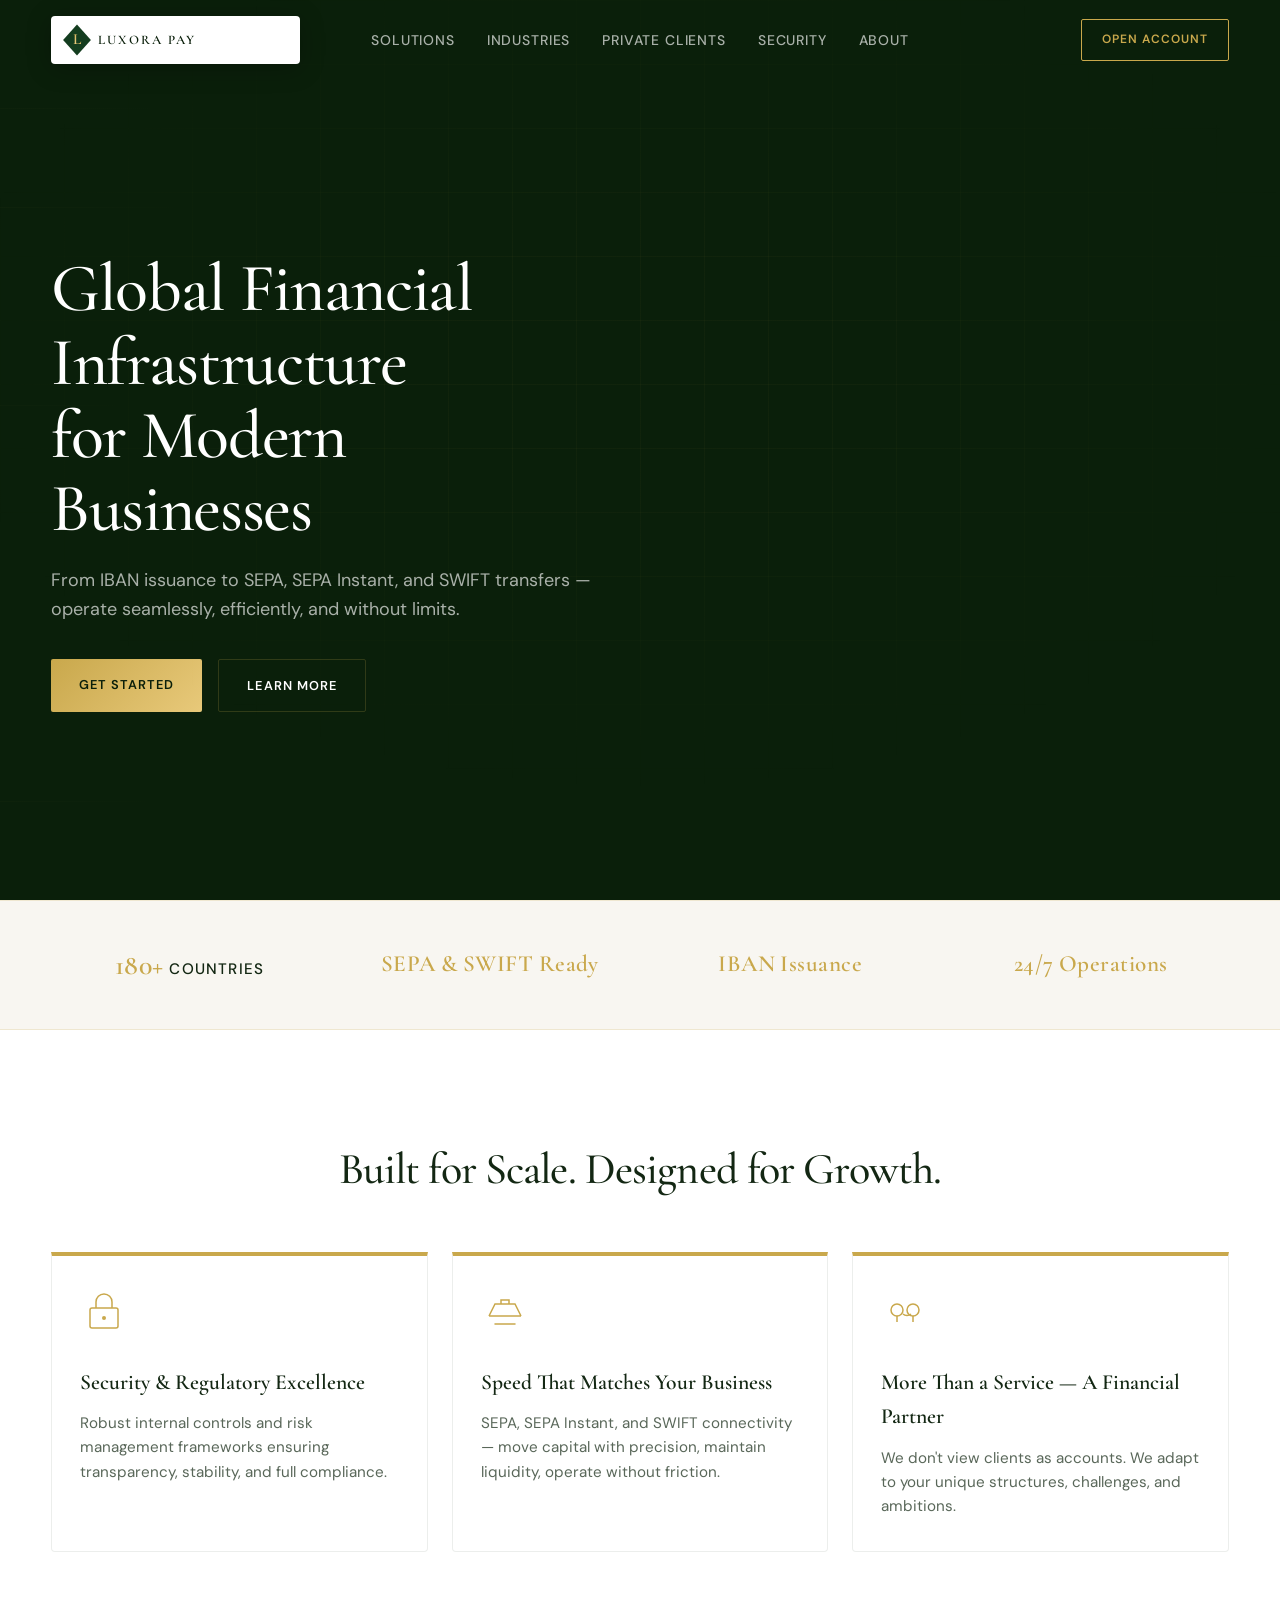
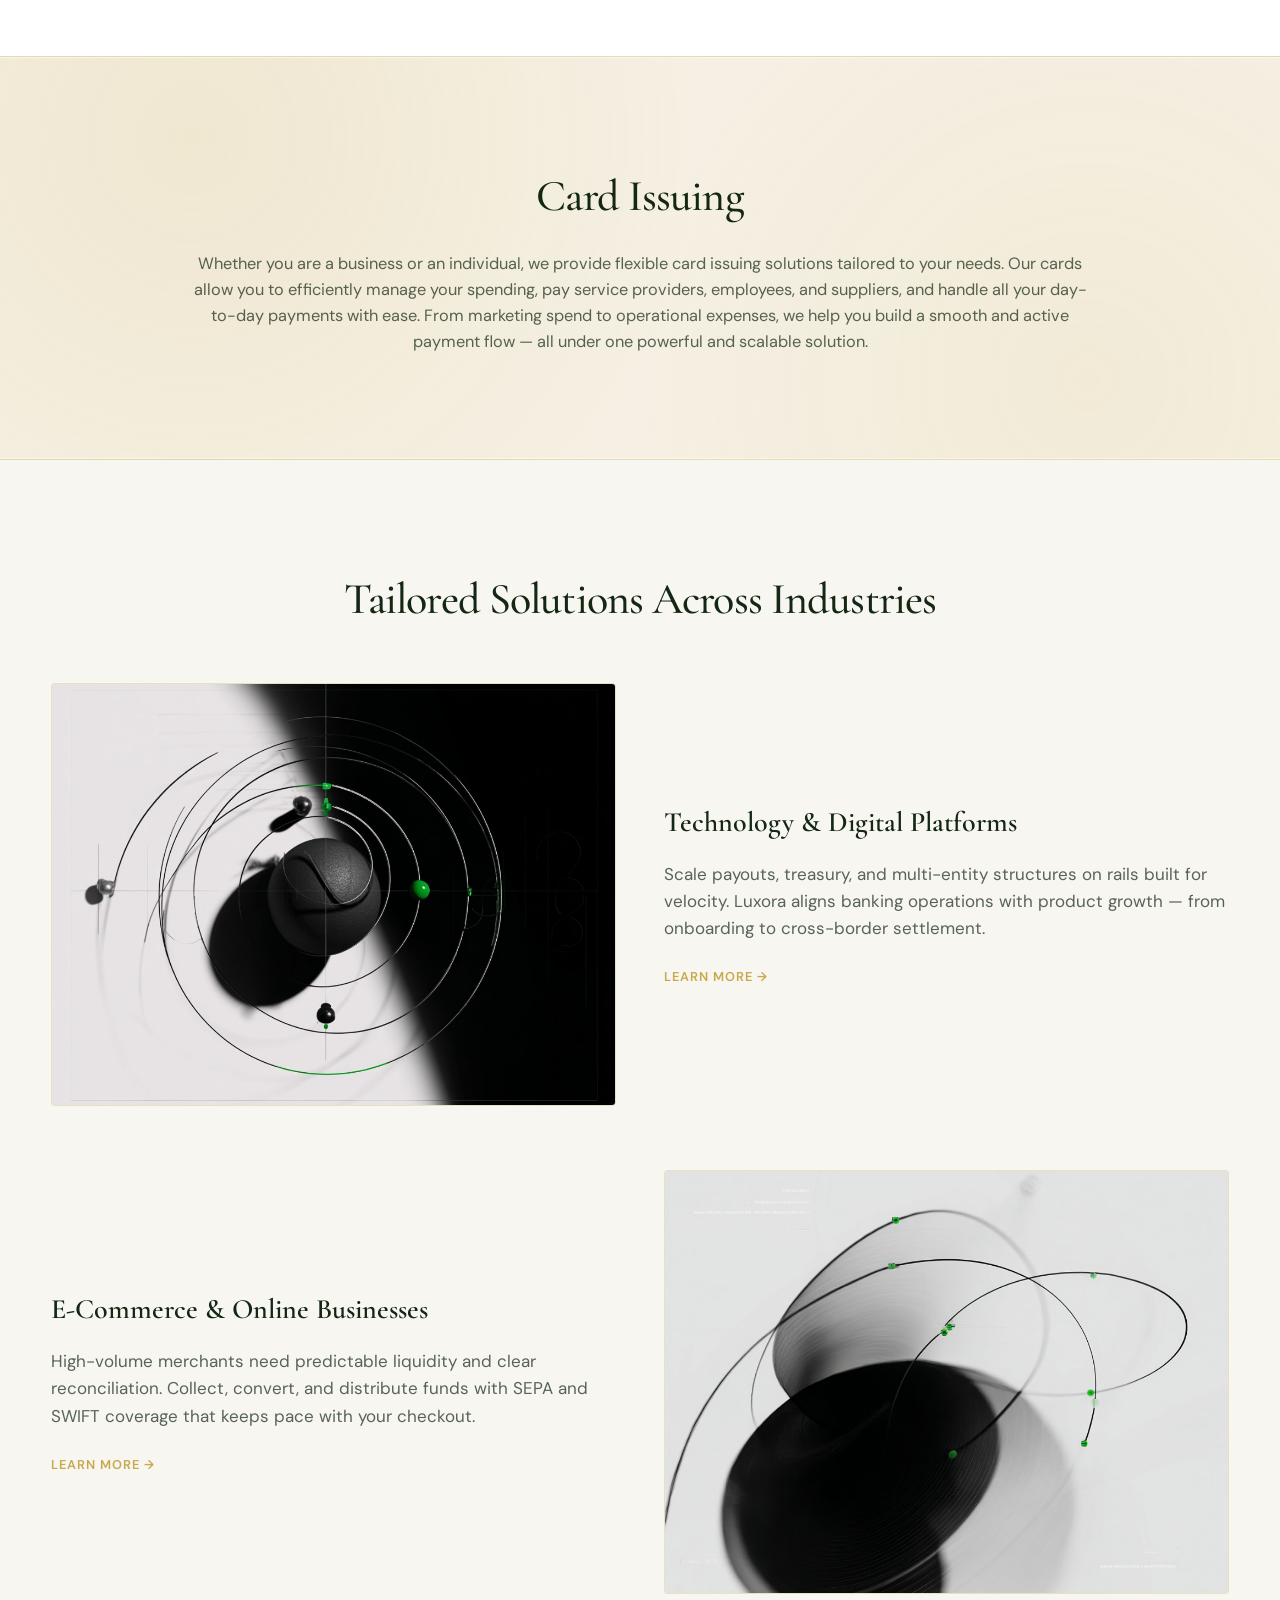
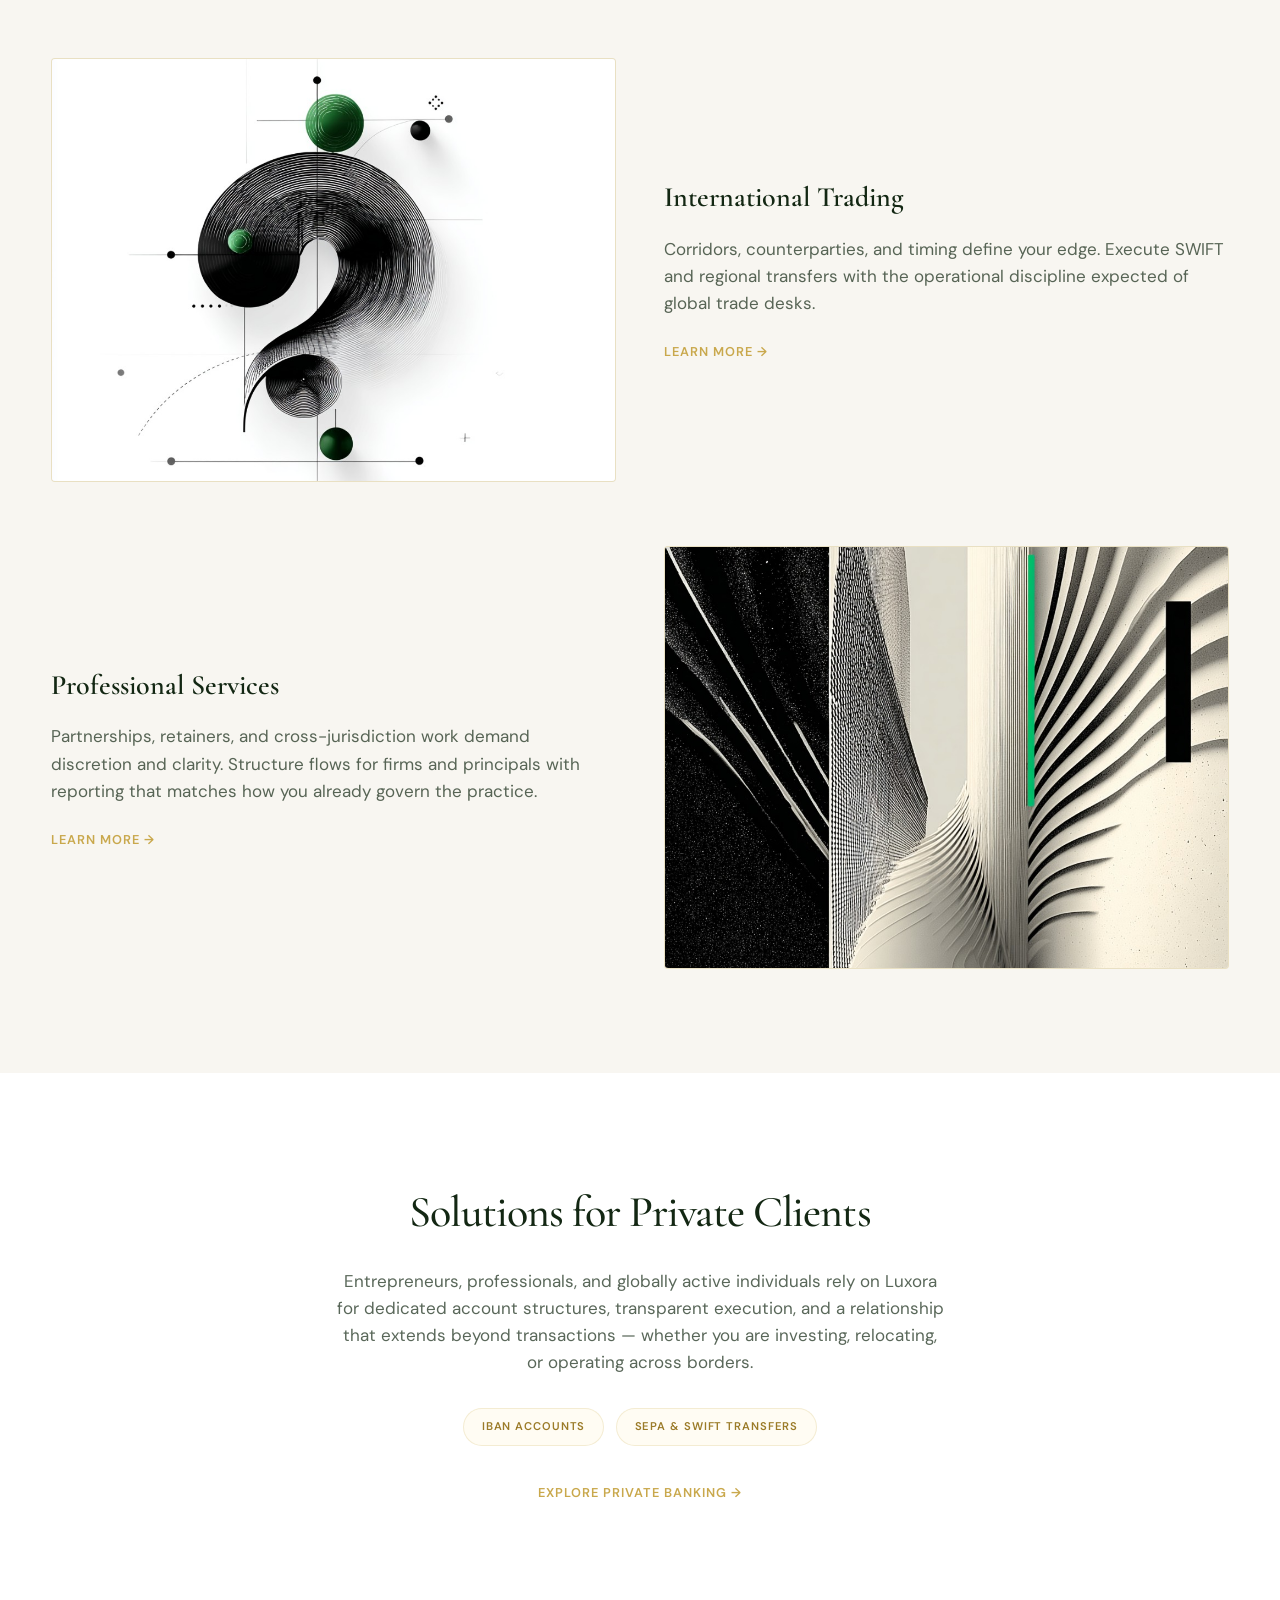
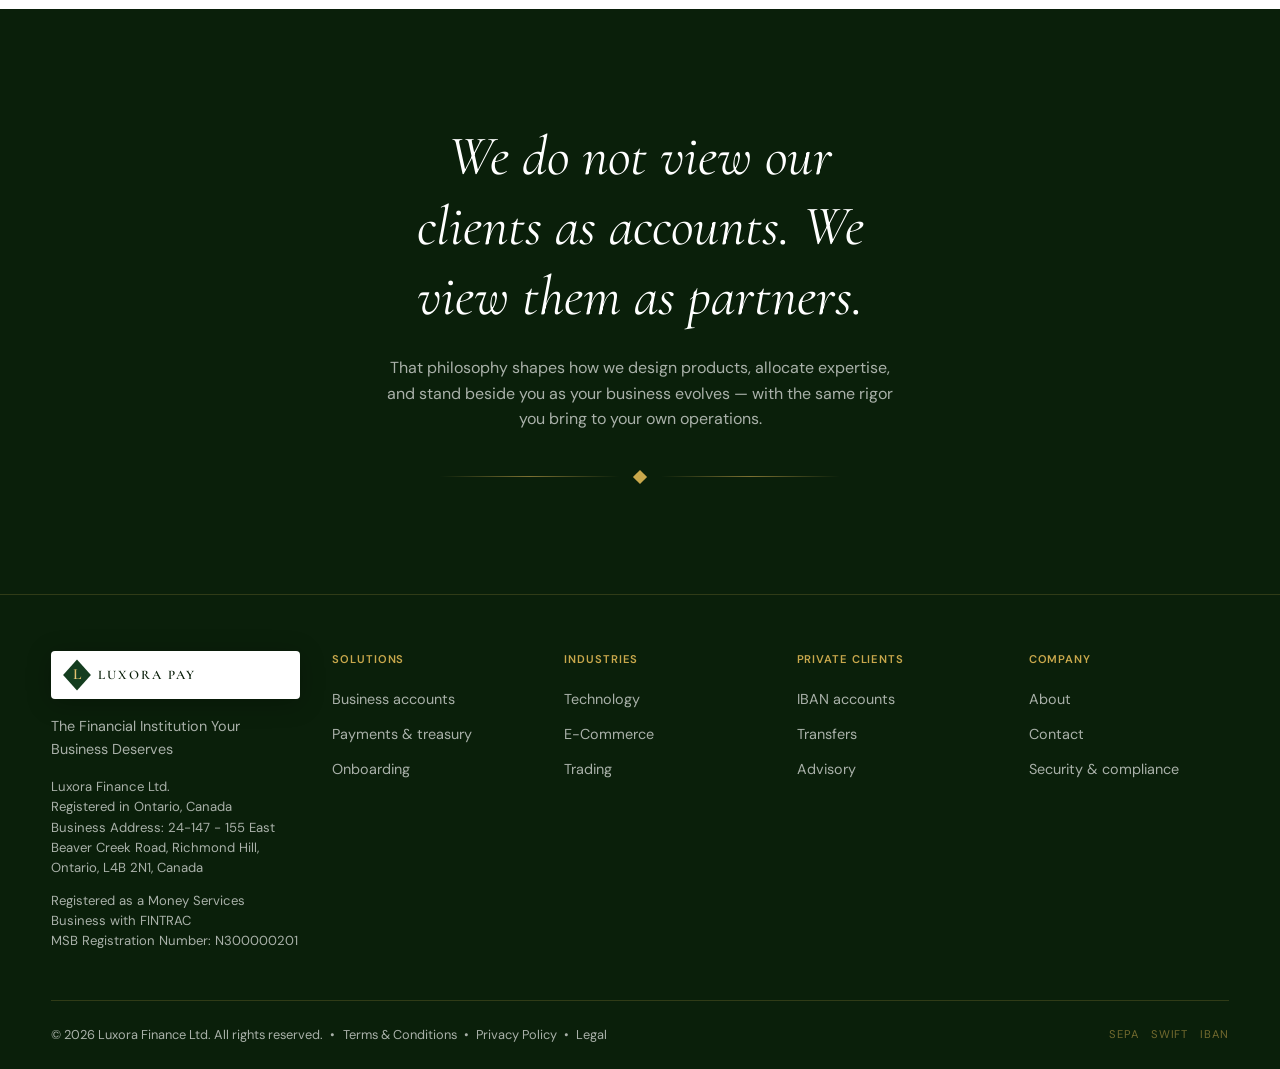
<file: index.html>
<!DOCTYPE html>
<html lang="en">
<head>
  <meta charset="UTF-8" />
  <meta name="viewport" content="width=device-width, initial-scale=1.0" />
  <title>Luxora — The Financial Institution Your Business Deserves</title>
  <link rel="icon" type="image/svg+xml" href="data:image/svg+xml,%3Csvg xmlns='http://www.w3.org/2000/svg' viewBox='0 0 64 64'%3E%3Crect width='64' height='64' rx='10' fill='%23143D1F'/%3E%3Ctext x='32' y='43' text-anchor='middle' font-family='Cormorant Garamond, serif' font-size='34' font-weight='600' fill='%23E8C97A'%3EL%3C/text%3E%3C/svg%3E" />
  <link rel="preconnect" href="https://fonts.googleapis.com" />
  <link rel="preconnect" href="https://fonts.gstatic.com" crossorigin />
  <link href="https://fonts.googleapis.com/css2?family=Cormorant+Garamond:ital,wght@0,400;0,500;0,600;0,700;1,400;1,500&family=DM+Sans:ital,opsz,wght@0,9..40,300;0,9..40,400;0,9..40,500;0,9..40,600;0,9..40,700;1,9..40,400&display=swap" rel="stylesheet" />
  <link rel="stylesheet" href="sections/shared/base.css" />
</head>
<body>
  <div id="symbols-slot" data-partial="sections/shared/symbols.html"></div>
  <div id="nav-slot" data-partial="sections/navbar/navbar.html"></div>

  <main id="top">
    <div id="hero-slot" data-partial="sections/hero/hero.html"></div>
    <div id="trust-slot" data-partial="sections/trust/trust.html"></div>
    <div id="features-slot" data-partial="sections/features/features.html"></div>
    <div id="card-issuing-slot" data-partial="sections/card-issuing/card-issuing.html"></div>
    <div id="industries-slot" data-partial="sections/industries/industries.html"></div>
    <div id="private-slot" data-partial="sections/private/private.html"></div>
    <div id="philosophy-slot" data-partial="sections/philosophy/philosophy.html"></div>
  </main>

  <div id="footer-slot" data-partial="sections/footer/footer.html"></div>

  <script src="sections/shared/load-sections.js?v=20260507-hero-title-plain-text"></script>
</body>
</html>
</file>
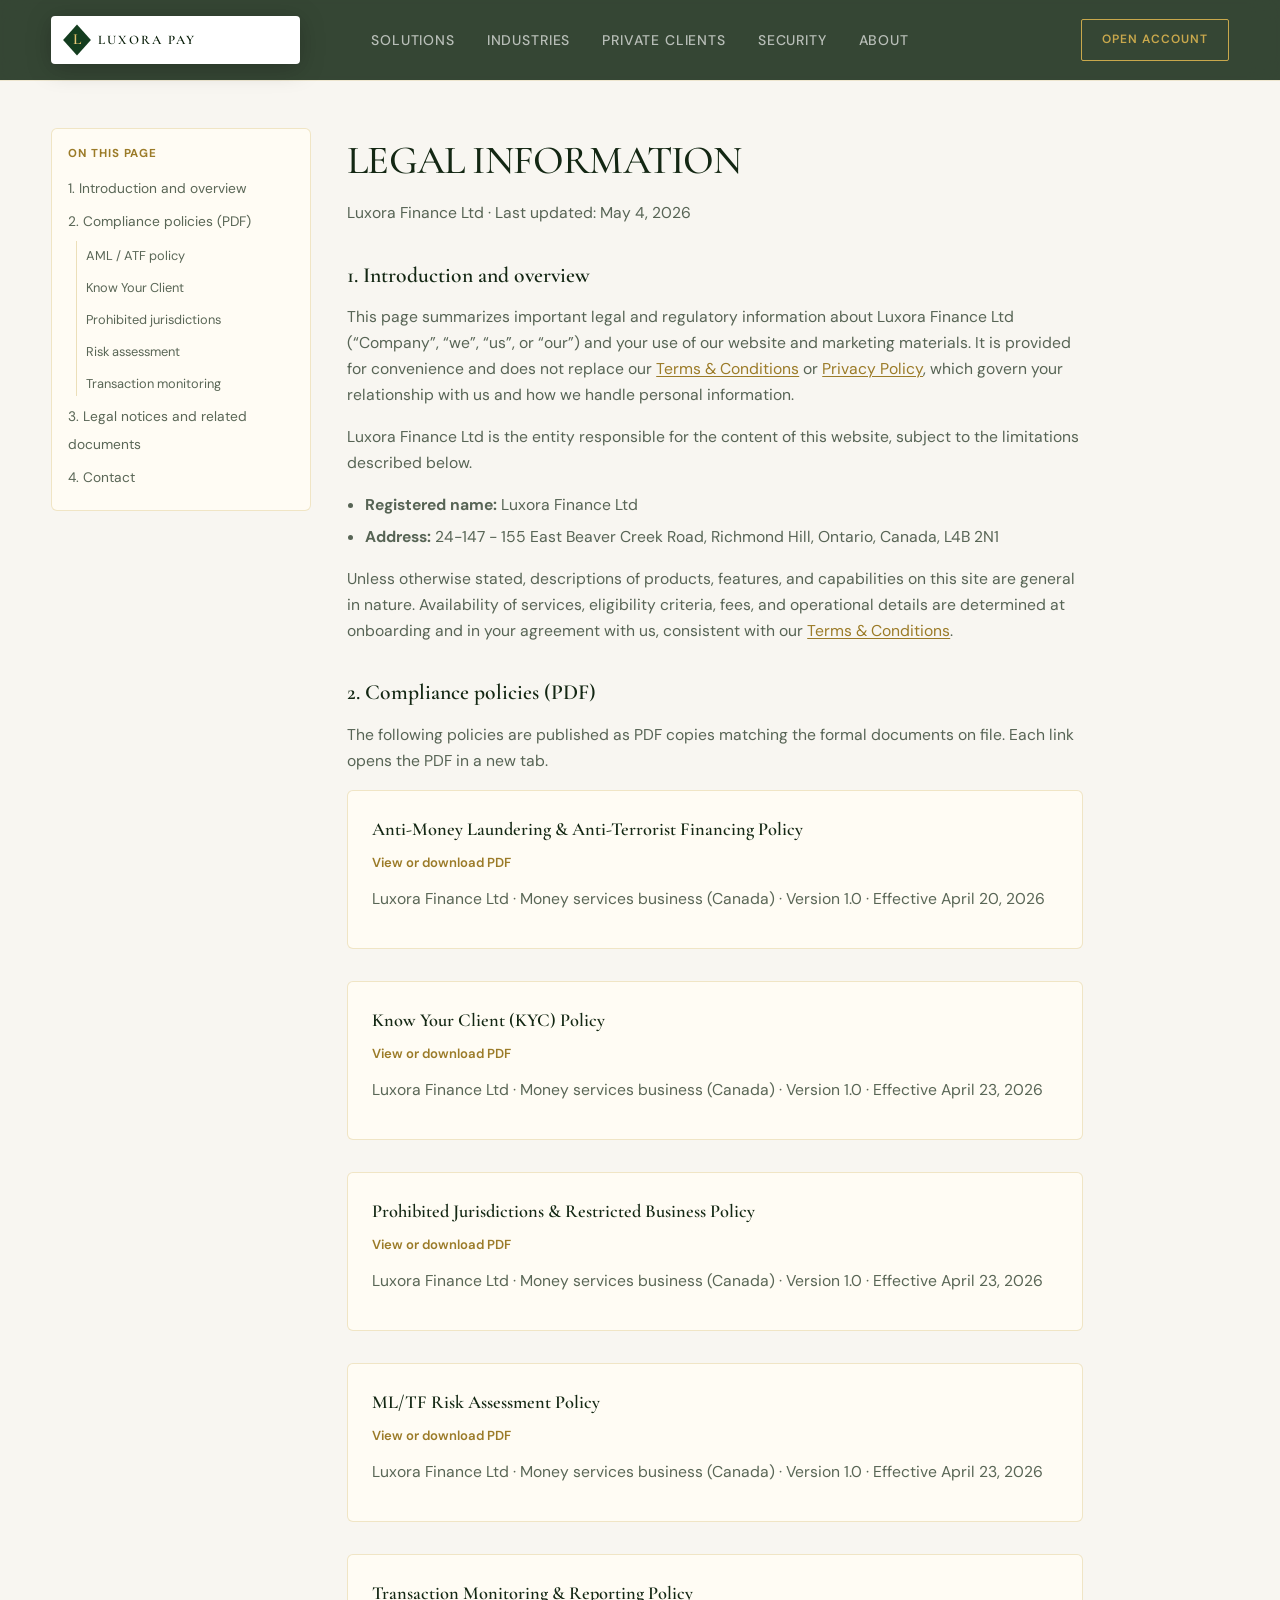
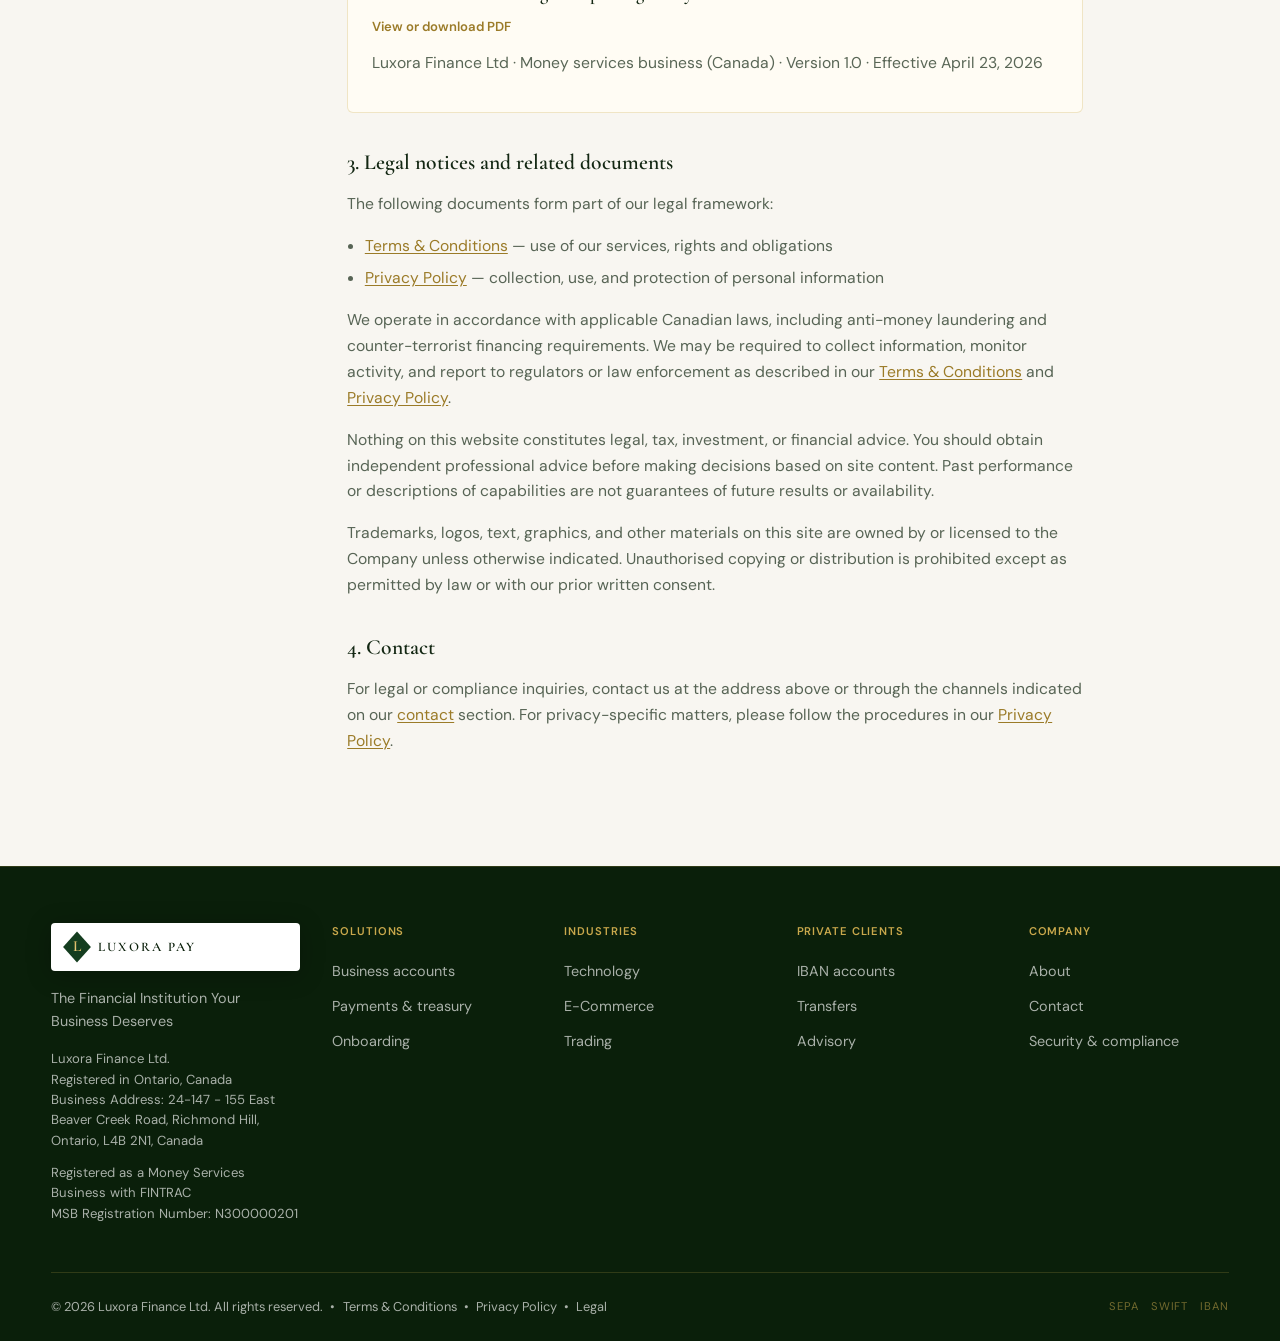
<file: legal.html>
<!DOCTYPE html>
<html lang="en">
<head>
  <meta charset="UTF-8" />
  <meta name="viewport" content="width=device-width, initial-scale=1.0" />
  <title>Legal Information — Luxora Finance Ltd</title>
  <link rel="icon" type="image/svg+xml" href="data:image/svg+xml,%3Csvg xmlns='http://www.w3.org/2000/svg' viewBox='0 0 64 64'%3E%3Crect width='64' height='64' rx='10' fill='%23143D1F'/%3E%3Ctext x='32' y='43' text-anchor='middle' font-family='Cormorant Garamond, serif' font-size='34' font-weight='600' fill='%23E8C97A'%3EL%3C/text%3E%3C/svg%3E" />
  <link rel="preconnect" href="https://fonts.googleapis.com" />
  <link rel="preconnect" href="https://fonts.gstatic.com" crossorigin />
  <link href="https://fonts.googleapis.com/css2?family=Cormorant+Garamond:ital,wght@0,400;0,500;0,600;0,700;1,400;1,500&family=DM+Sans:ital,opsz,wght@0,9..40,300;0,9..40,400;0,9..40,500;0,9..40,600;0,9..40,700;1,9..40,400&display=swap" rel="stylesheet" />
  <link rel="stylesheet" href="sections/shared/base.css" />
</head>
<body>
  <div id="symbols-slot" data-partial="sections/shared/symbols.html"></div>
  <div id="nav-slot" data-partial="sections/navbar/navbar.html"></div>

  <main id="top" class="legal-page">
    <div class="container legal-layout">
      <aside class="legal-toc" aria-label="Legal information headings">
        <h2>On This Page</h2>
        <ul>
          <li><a href="#overview">1. Introduction and overview</a></li>
          <li>
            <a href="#compliance-policies-pdf">2. Compliance policies (PDF)</a>
            <ul>
              <li><a href="#policy-aml-atf">AML / ATF policy</a></li>
              <li><a href="#policy-kyc">Know Your Client</a></li>
              <li><a href="#policy-prohibited-jurisdictions">Prohibited jurisdictions</a></li>
              <li><a href="#policy-risk-assessment">Risk assessment</a></li>
              <li><a href="#policy-transaction-monitoring">Transaction monitoring</a></li>
            </ul>
          </li>
          <li><a href="#legal-notices">3. Legal notices and related documents</a></li>
          <li><a href="#contact">4. Contact</a></li>
        </ul>
      </aside>
      <article class="legal-content">
        <h1>LEGAL INFORMATION</h1>
        <p class="legal-meta">Luxora Finance Ltd · Last updated: May 4, 2026</p>

        <h2 id="overview">1. Introduction and overview</h2>
        <p>This page summarizes important legal and regulatory information about Luxora Finance Ltd (“Company”, “we”, “us”, or “our”) and your use of our website and marketing materials. It is provided for convenience and does not replace our <a href="terms.html">Terms &amp; Conditions</a> or <a href="privacy.html">Privacy Policy</a>, which govern your relationship with us and how we handle personal information.</p>
        <p>Luxora Finance Ltd is the entity responsible for the content of this website, subject to the limitations described below.</p>
        <ul>
          <li><strong>Registered name:</strong> Luxora Finance Ltd</li>
          <li><strong>Address:</strong> 24-147 - 155 East Beaver Creek Road, Richmond Hill, Ontario, Canada, L4B 2N1</li>
        </ul>
        <p>Unless otherwise stated, descriptions of products, features, and capabilities on this site are general in nature. Availability of services, eligibility criteria, fees, and operational details are determined at onboarding and in your agreement with us, consistent with our <a href="terms.html">Terms &amp; Conditions</a>.</p>

        <h2 id="compliance-policies-pdf">2. Compliance policies (PDF)</h2>
        <p>The following policies are published as PDF copies matching the formal documents on file. Each link opens the PDF in a new tab.</p>

        <div class="legal-policy-block">
          <h3 id="policy-aml-atf">Anti-Money Laundering &amp; Anti-Terrorist Financing Policy</h3>
          <p class="legal-pdf-link"><a href="assets/legal/Luxora_Finance_AML_Policy.pdf" target="_blank" rel="noopener noreferrer">View or download PDF</a></p>
          <p class="legal-policy-meta">Luxora Finance Ltd · Money services business (Canada) · Version 1.0 · Effective April 20, 2026</p>
        </div>

        <div class="legal-policy-block">
          <h3 id="policy-kyc">Know Your Client (KYC) Policy</h3>
          <p class="legal-pdf-link"><a href="assets/legal/Luxora_KYC_Policy.pdf" target="_blank" rel="noopener noreferrer">View or download PDF</a></p>
          <p class="legal-policy-meta">Luxora Finance Ltd · Money services business (Canada) · Version 1.0 · Effective April 23, 2026</p>
        </div>

        <div class="legal-policy-block">
          <h3 id="policy-prohibited-jurisdictions">Prohibited Jurisdictions &amp; Restricted Business Policy</h3>
          <p class="legal-pdf-link"><a href="assets/legal/Luxora_Prohibited_Jurisdictions_Policy.pdf" target="_blank" rel="noopener noreferrer">View or download PDF</a></p>
          <p class="legal-policy-meta">Luxora Finance Ltd · Money services business (Canada) · Version 1.0 · Effective April 23, 2026</p>
        </div>

        <div class="legal-policy-block">
          <h3 id="policy-risk-assessment">ML/TF Risk Assessment Policy</h3>
          <p class="legal-pdf-link"><a href="assets/legal/Luxora_Risk_Assessment_Policy.pdf" target="_blank" rel="noopener noreferrer">View or download PDF</a></p>
          <p class="legal-policy-meta">Luxora Finance Ltd · Money services business (Canada) · Version 1.0 · Effective April 23, 2026</p>
        </div>

        <div class="legal-policy-block">
          <h3 id="policy-transaction-monitoring">Transaction Monitoring &amp; Reporting Policy</h3>
          <p class="legal-pdf-link"><a href="assets/legal/Luxora_Transaction_Monitoring_Policy.pdf" target="_blank" rel="noopener noreferrer">View or download PDF</a></p>
          <p class="legal-policy-meta">Luxora Finance Ltd · Money services business (Canada) · Version 1.0 · Effective April 23, 2026</p>
        </div>

        <h2 id="legal-notices">3. Legal notices and related documents</h2>
        <p>The following documents form part of our legal framework:</p>
        <ul>
          <li><a href="terms.html">Terms &amp; Conditions</a> — use of our services, rights and obligations</li>
          <li><a href="privacy.html">Privacy Policy</a> — collection, use, and protection of personal information</li>
        </ul>
        <p>We operate in accordance with applicable Canadian laws, including anti-money laundering and counter-terrorist financing requirements. We may be required to collect information, monitor activity, and report to regulators or law enforcement as described in our <a href="terms.html">Terms &amp; Conditions</a> and <a href="privacy.html">Privacy Policy</a>.</p>
        <p>Nothing on this website constitutes legal, tax, investment, or financial advice. You should obtain independent professional advice before making decisions based on site content. Past performance or descriptions of capabilities are not guarantees of future results or availability.</p>
        <p>Trademarks, logos, text, graphics, and other materials on this site are owned by or licensed to the Company unless otherwise indicated. Unauthorised copying or distribution is prohibited except as permitted by law or with our prior written consent.</p>

        <h2 id="contact">4. Contact</h2>
        <p>For legal or compliance inquiries, contact us at the address above or through the channels indicated on our <a href="index.html#contact">contact</a> section. For privacy-specific matters, please follow the procedures in our <a href="privacy.html">Privacy Policy</a>.</p>
      </article>
    </div>
  </main>

  <div id="footer-slot" data-partial="sections/footer/footer.html"></div>
  <script src="sections/shared/load-sections.js?v=20260507-hero-title-plain-text"></script>
</body>
</html>
</file>
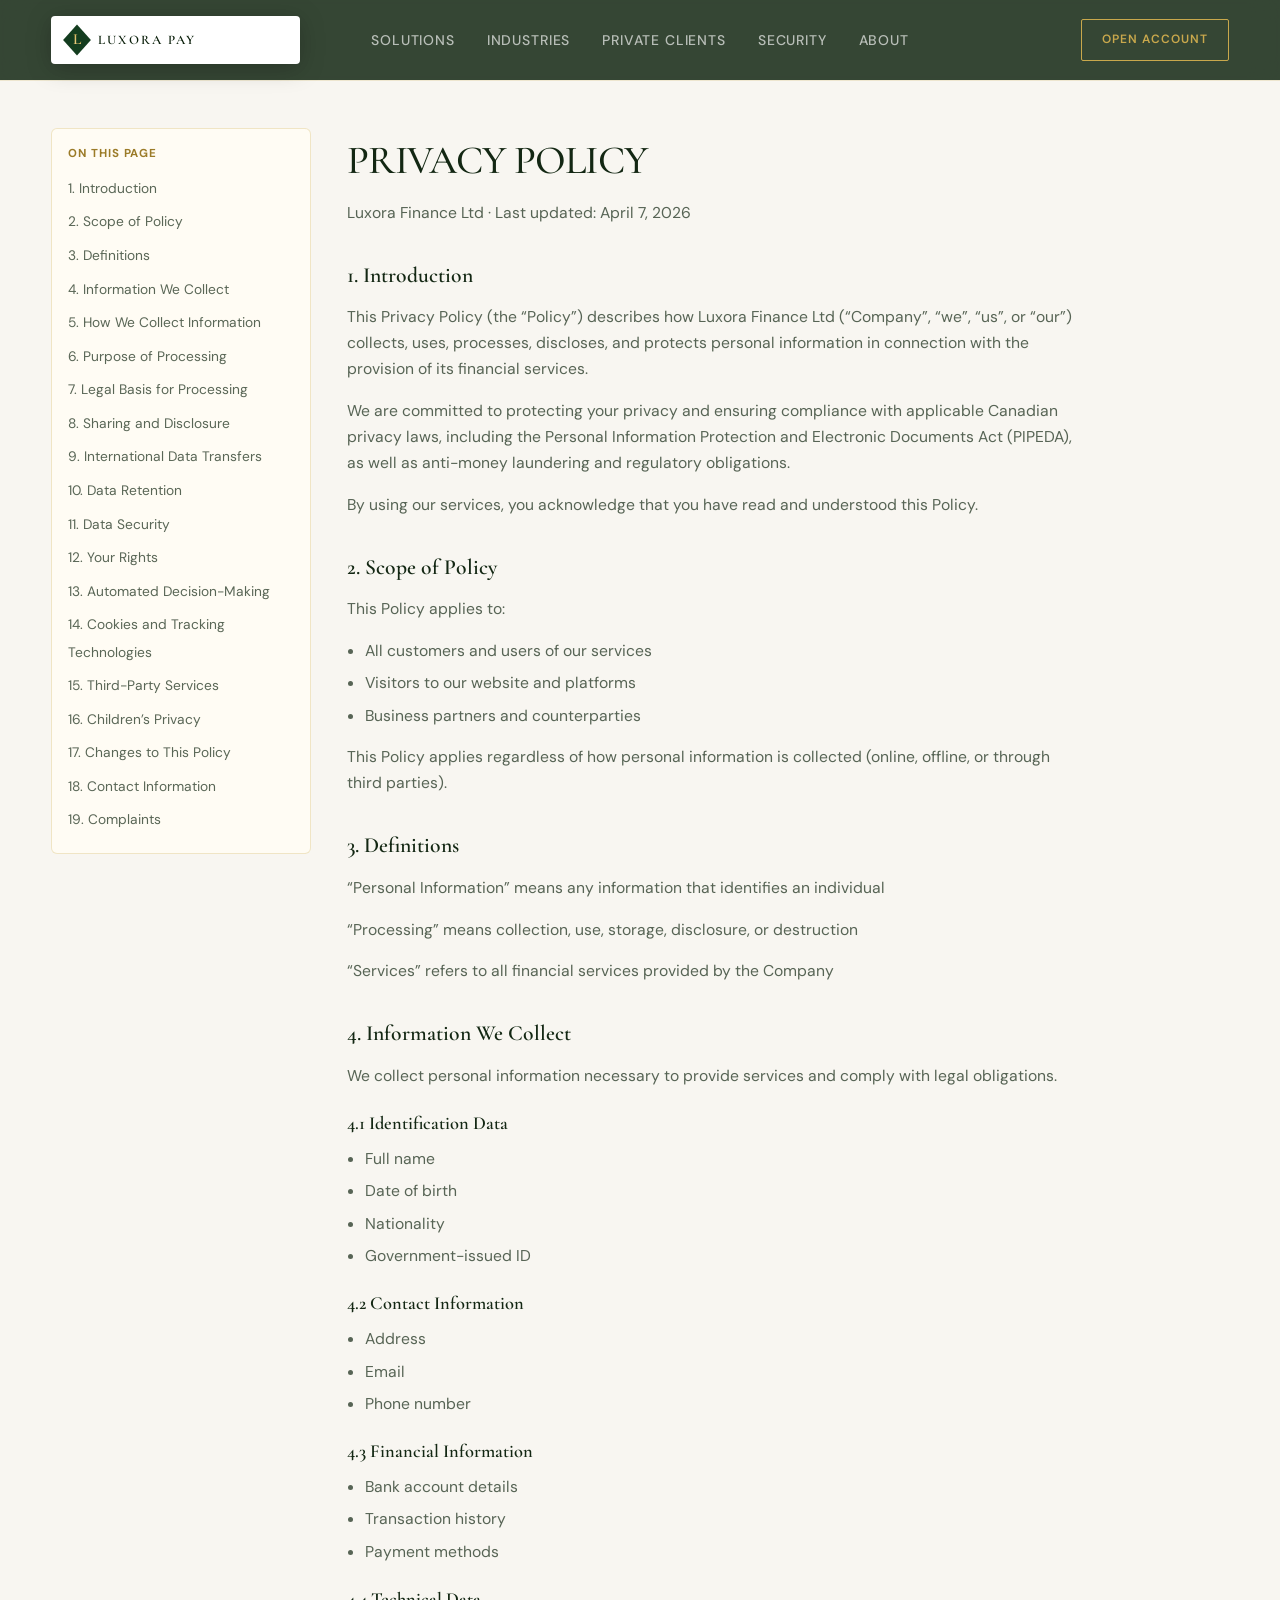
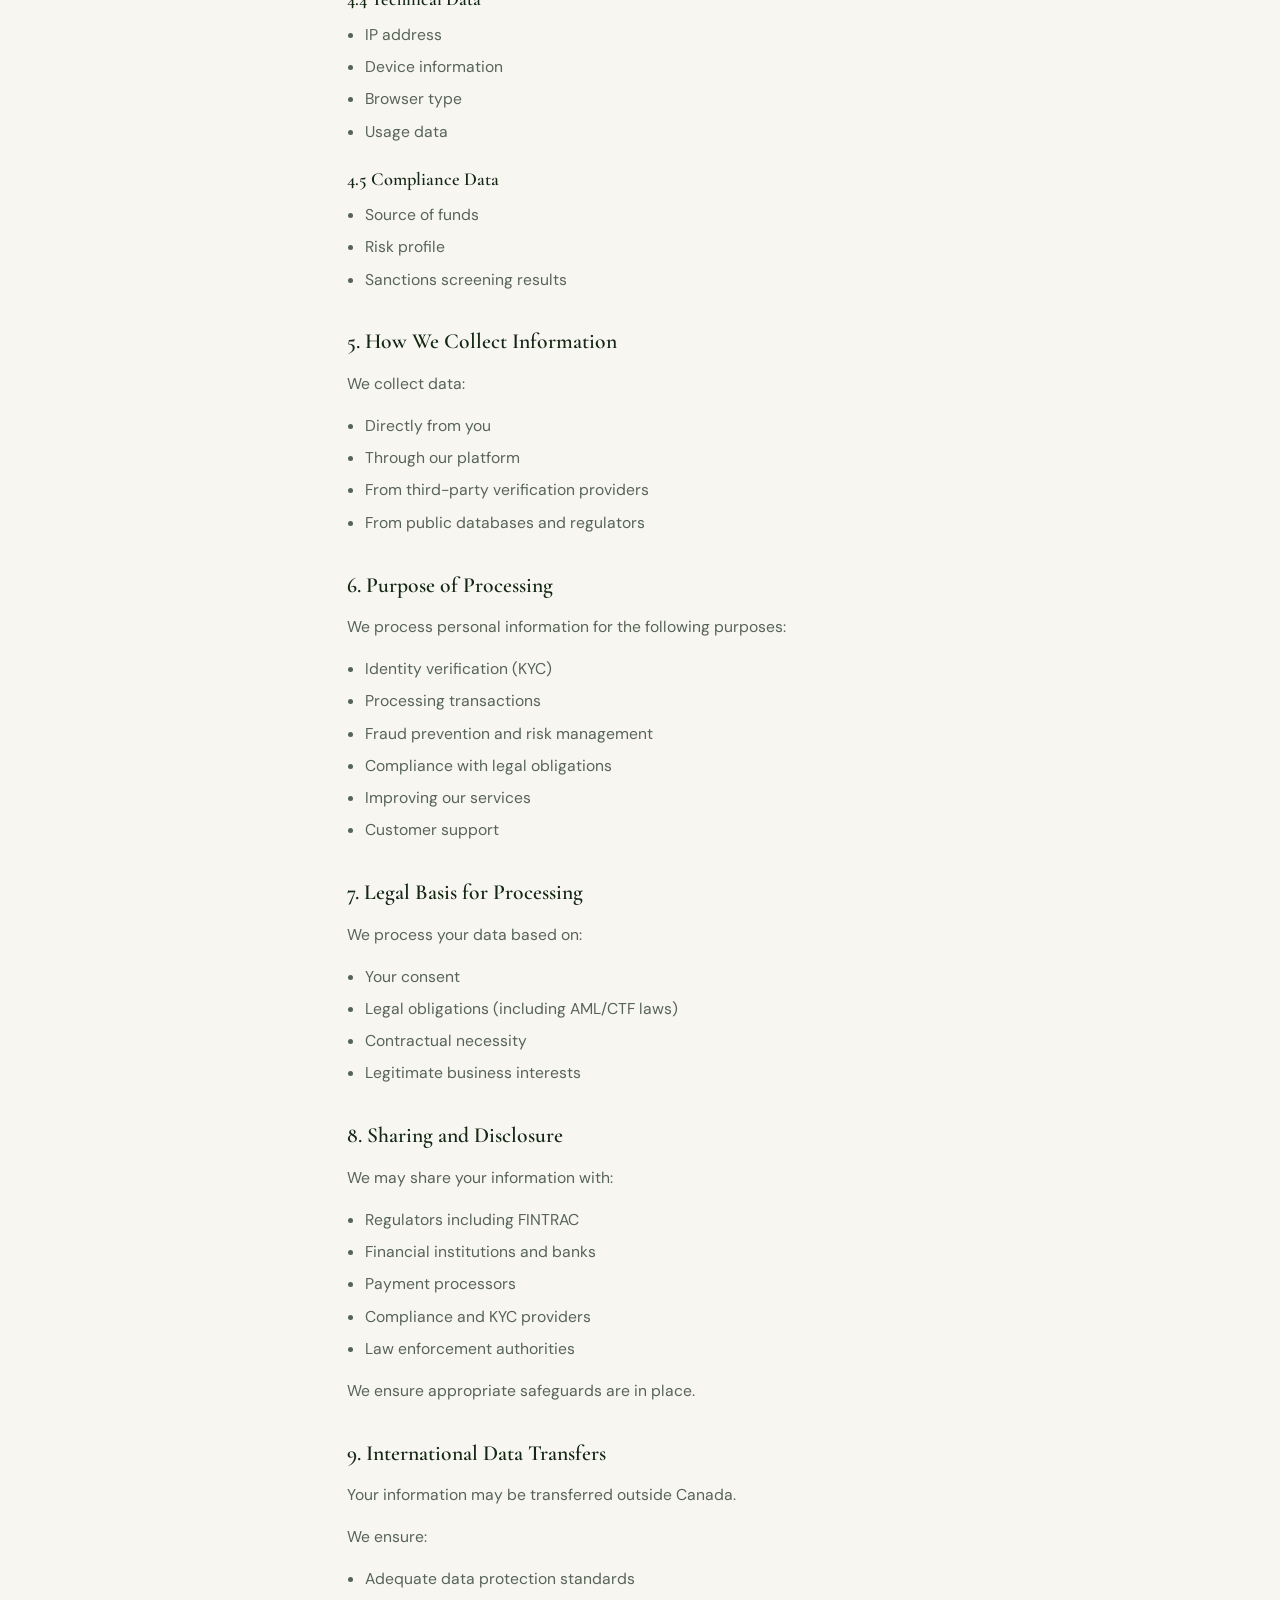
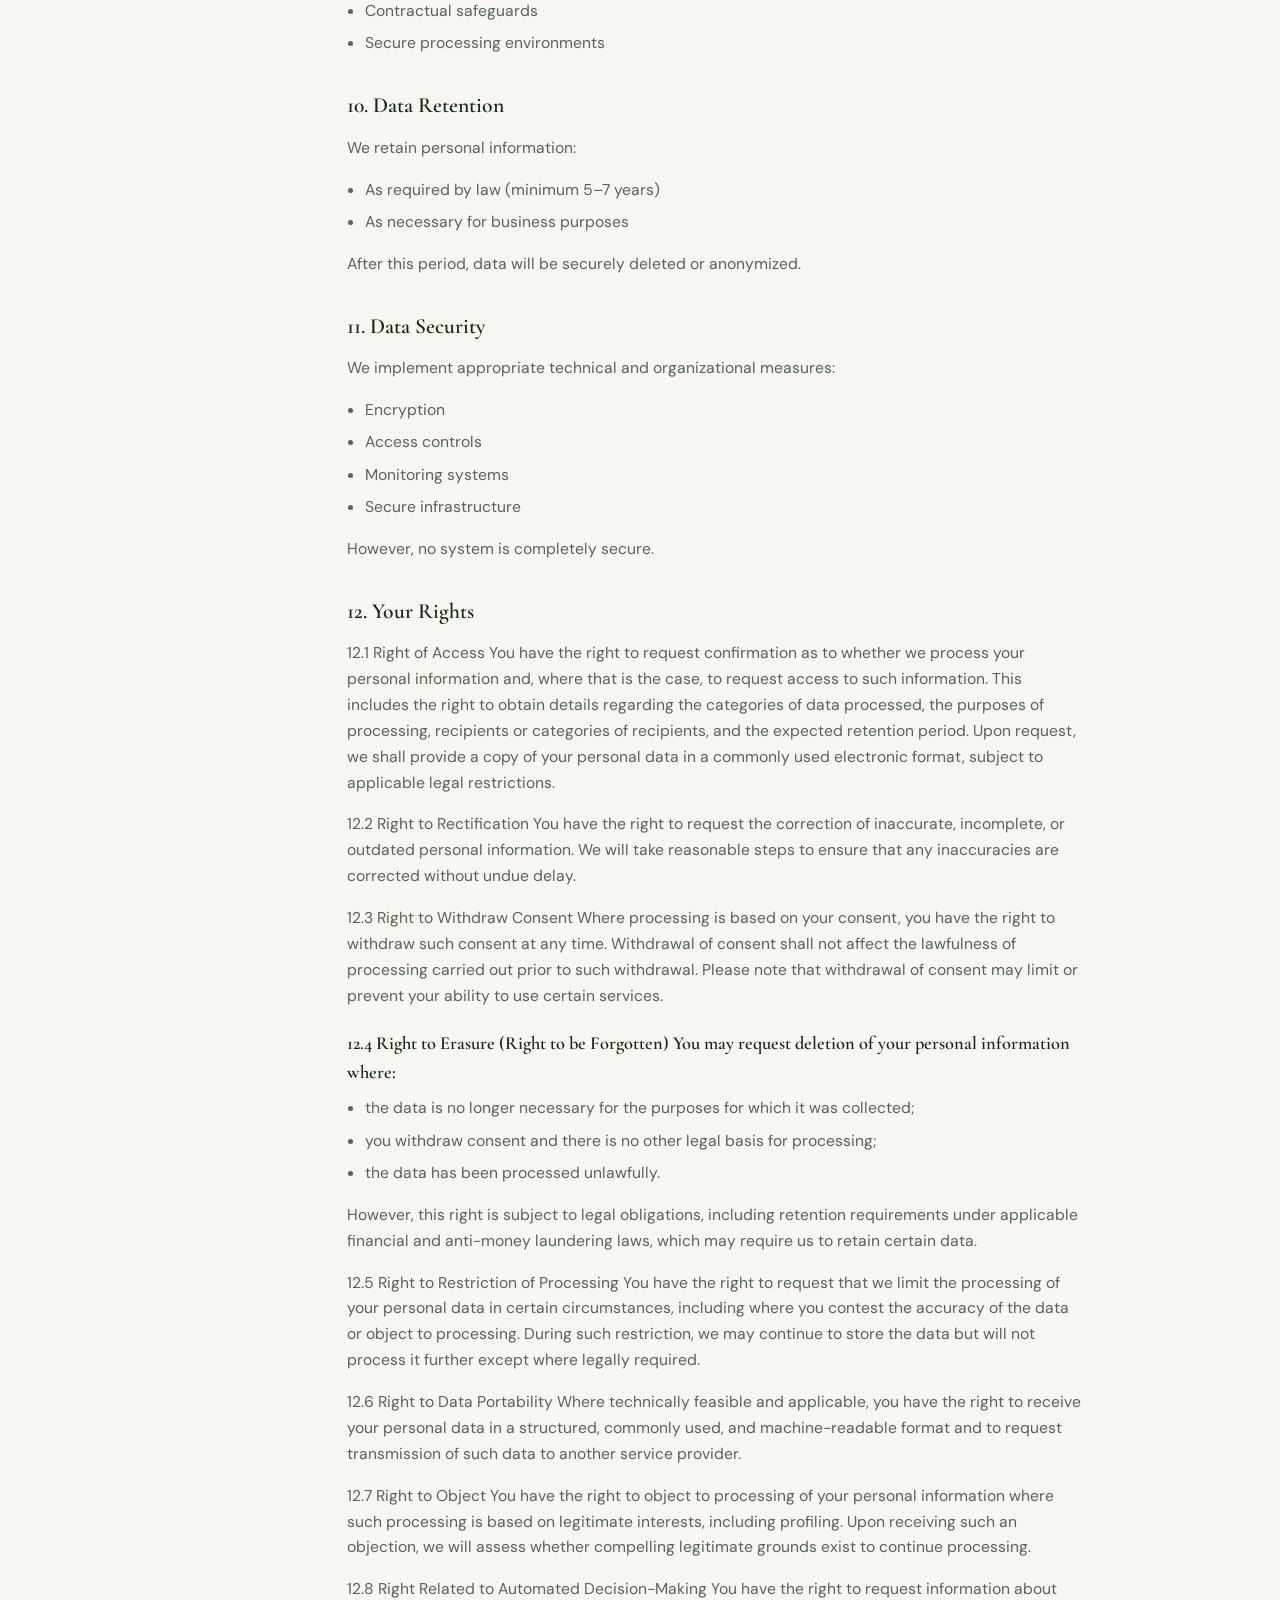
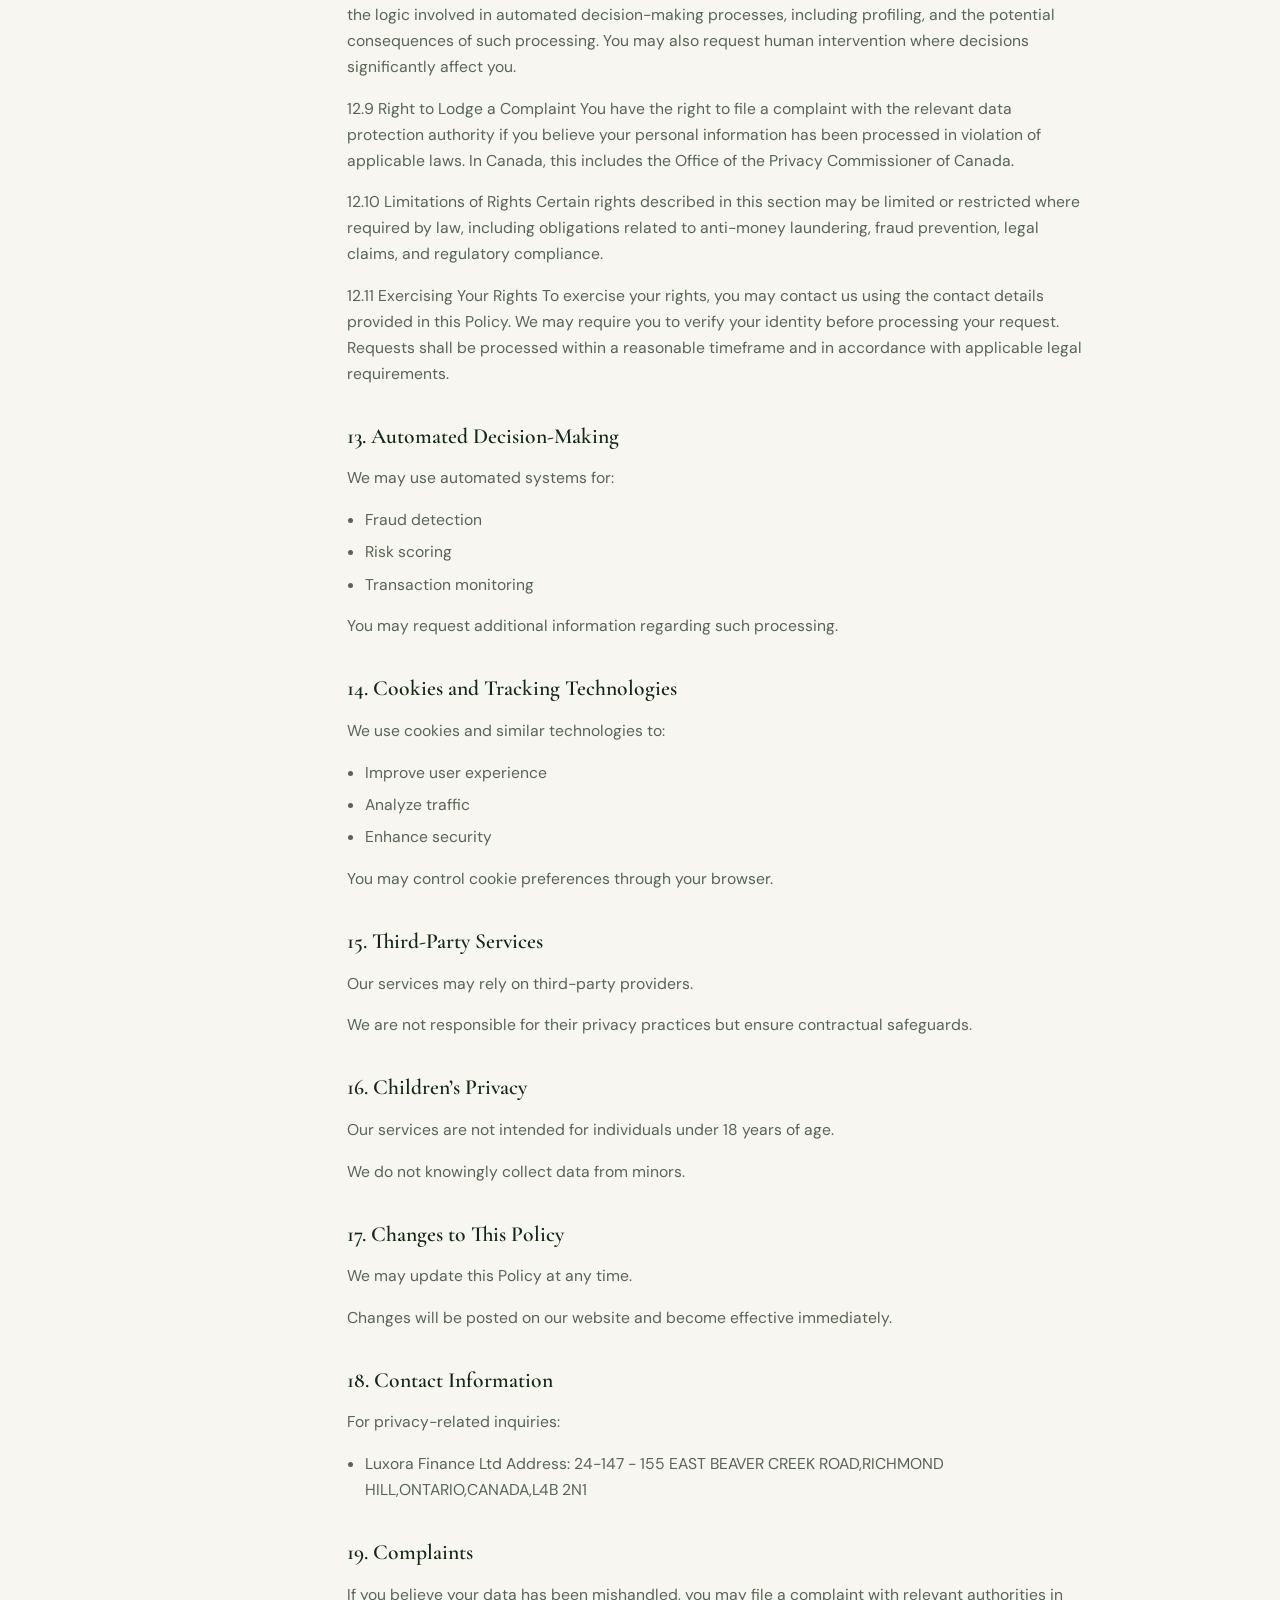
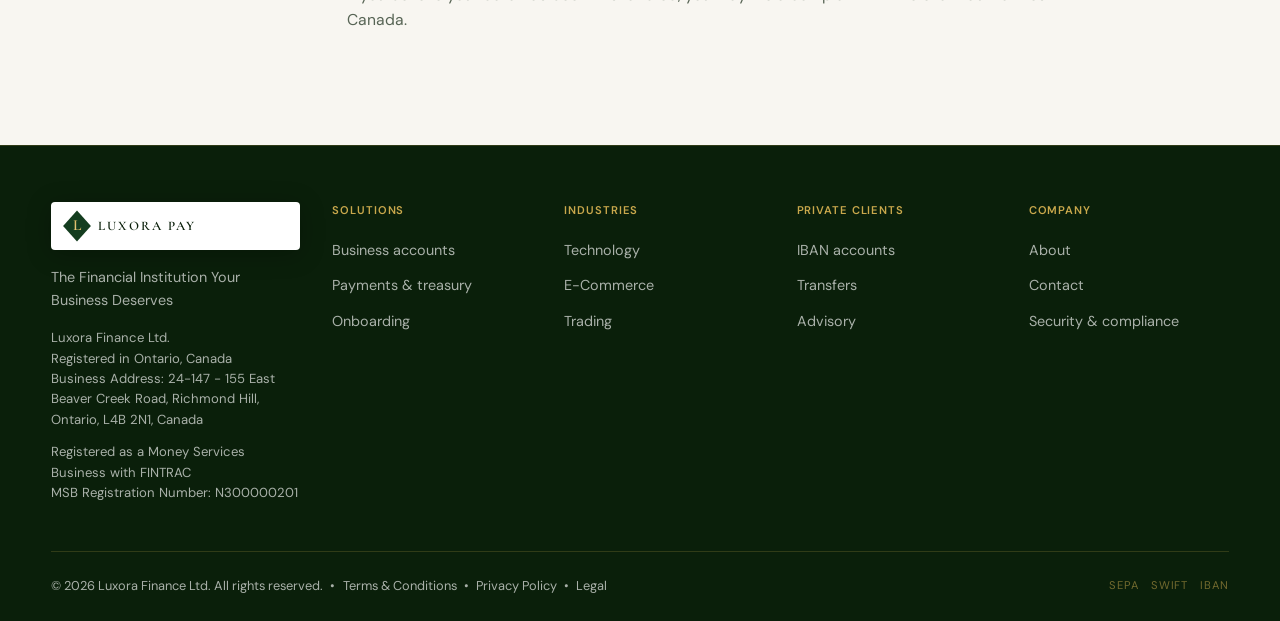
<file: privacy.html>
<!DOCTYPE html>
<html lang="en">
<head>
  <meta charset="UTF-8" />
  <meta name="viewport" content="width=device-width, initial-scale=1.0" />
  <title>Privacy Policy — Luxora Finance Ltd</title>
  <link rel="icon" type="image/svg+xml" href="data:image/svg+xml,%3Csvg xmlns='http://www.w3.org/2000/svg' viewBox='0 0 64 64'%3E%3Crect width='64' height='64' rx='10' fill='%23143D1F'/%3E%3Ctext x='32' y='43' text-anchor='middle' font-family='Cormorant Garamond, serif' font-size='34' font-weight='600' fill='%23E8C97A'%3EL%3C/text%3E%3C/svg%3E" />
  <link rel="preconnect" href="https://fonts.googleapis.com" />
  <link rel="preconnect" href="https://fonts.gstatic.com" crossorigin />
  <link href="https://fonts.googleapis.com/css2?family=Cormorant+Garamond:ital,wght@0,400;0,500;0,600;0,700;1,400;1,500&family=DM+Sans:ital,opsz,wght@0,9..40,300;0,9..40,400;0,9..40,500;0,9..40,600;0,9..40,700;1,9..40,400&display=swap" rel="stylesheet" />
  <link rel="stylesheet" href="sections/shared/base.css" />
</head>
<body>
  <div id="symbols-slot" data-partial="sections/shared/symbols.html"></div>
  <div id="nav-slot" data-partial="sections/navbar/navbar.html"></div>

  <main id="top" class="legal-page">
    <div class="container legal-layout">
      <aside class="legal-toc" aria-label="Privacy policy headings">
        <h2>On This Page</h2>
        <ul>
          <li><a href="#introduction">1. Introduction</a></li>
          <li><a href="#scope-of-policy">2. Scope of Policy</a></li>
          <li><a href="#definitions">3. Definitions</a></li>
          <li><a href="#information-we-collect">4. Information We Collect</a></li>
          <li><a href="#how-we-collect-information">5. How We Collect Information</a></li>
          <li><a href="#purpose-of-processing">6. Purpose of Processing</a></li>
          <li><a href="#legal-basis-for-processing">7. Legal Basis for Processing</a></li>
          <li><a href="#sharing-and-disclosure">8. Sharing and Disclosure</a></li>
          <li><a href="#international-data-transfers">9. International Data Transfers</a></li>
          <li><a href="#data-retention">10. Data Retention</a></li>
          <li><a href="#data-security">11. Data Security</a></li>
          <li><a href="#your-rights">12. Your Rights</a></li>
          <li><a href="#automated-decision-making">13. Automated Decision-Making</a></li>
          <li><a href="#cookies-and-tracking-technologies">14. Cookies and Tracking Technologies</a></li>
          <li><a href="#third-party-services">15. Third-Party Services</a></li>
          <li><a href="#children-s-privacy">16. Children’s Privacy</a></li>
          <li><a href="#changes-to-this-policy">17. Changes to This Policy</a></li>
          <li><a href="#contact-information">18. Contact Information</a></li>
          <li><a href="#complaints">19. Complaints</a></li>
        </ul>
      </aside>
      <article class="legal-content">
      <h1>PRIVACY POLICY</h1>
      <p class="legal-meta">Luxora Finance Ltd · Last updated: April 7, 2026</p>
      <h2 id="introduction">1. Introduction</h2>
      <p>This Privacy Policy (the “Policy”) describes how Luxora Finance Ltd (“Company”, “we”, “us”, or “our”) collects, uses, processes, discloses, and protects personal information in connection with the provision of its financial services.</p>
      <p>We are committed to protecting your privacy and ensuring compliance with applicable Canadian privacy laws, including the Personal Information Protection and Electronic Documents Act (PIPEDA), as well as anti-money laundering and regulatory obligations.</p>
      <p>By using our services, you acknowledge that you have read and understood this Policy.</p>
      <h2 id="scope-of-policy">2. Scope of Policy</h2>
      <p>This Policy applies to:</p>
      <ul>
        <li>All customers and users of our services</li>
        <li>Visitors to our website and platforms</li>
        <li>Business partners and counterparties</li>
      </ul>
      <p>This Policy applies regardless of how personal information is collected (online, offline, or through third parties).</p>
      <h2 id="definitions">3. Definitions</h2>
      <p>“Personal Information” means any information that identifies an individual</p>
      <p>“Processing” means collection, use, storage, disclosure, or destruction</p>
      <p>“Services” refers to all financial services provided by the Company</p>
      <h2 id="information-we-collect">4. Information We Collect</h2>
      <p>We collect personal information necessary to provide services and comply with legal obligations.</p>
      <h3 id="s4-1">4.1 Identification Data</h3>
      <ul>
        <li>Full name</li>
        <li>Date of birth</li>
        <li>Nationality</li>
        <li>Government-issued ID</li>
      </ul>
      <h3 id="s4-2">4.2 Contact Information</h3>
      <ul>
        <li>Address</li>
        <li>Email</li>
        <li>Phone number</li>
      </ul>
      <h3 id="s4-3">4.3 Financial Information</h3>
      <ul>
        <li>Bank account details</li>
        <li>Transaction history</li>
        <li>Payment methods</li>
      </ul>
      <h3 id="s4-4">4.4 Technical Data</h3>
      <ul>
        <li>IP address</li>
        <li>Device information</li>
        <li>Browser type</li>
        <li>Usage data</li>
      </ul>
      <h3 id="s4-5">4.5 Compliance Data</h3>
      <ul>
        <li>Source of funds</li>
        <li>Risk profile</li>
        <li>Sanctions screening results</li>
      </ul>
      <h2 id="how-we-collect-information">5. How We Collect Information</h2>
      <p>We collect data:</p>
      <ul>
        <li>Directly from you</li>
        <li>Through our platform</li>
        <li>From third-party verification providers</li>
        <li>From public databases and regulators</li>
      </ul>
      <h2 id="purpose-of-processing">6. Purpose of Processing</h2>
      <p>We process personal information for the following purposes:</p>
      <ul>
        <li>Identity verification (KYC)</li>
        <li>Processing transactions</li>
        <li>Fraud prevention and risk management</li>
        <li>Compliance with legal obligations</li>
        <li>Improving our services</li>
        <li>Customer support</li>
      </ul>
      <h2 id="legal-basis-for-processing">7. Legal Basis for Processing</h2>
      <p>We process your data based on:</p>
      <ul>
        <li>Your consent</li>
        <li>Legal obligations (including AML/CTF laws)</li>
        <li>Contractual necessity</li>
        <li>Legitimate business interests</li>
      </ul>
      <h2 id="sharing-and-disclosure">8. Sharing and Disclosure</h2>
      <p>We may share your information with:</p>
      <ul>
        <li>Regulators including FINTRAC</li>
        <li>Financial institutions and banks</li>
        <li>Payment processors</li>
        <li>Compliance and KYC providers</li>
        <li>Law enforcement authorities</li>
      </ul>
      <p>We ensure appropriate safeguards are in place.</p>
      <h2 id="international-data-transfers">9. International Data Transfers</h2>
      <p>Your information may be transferred outside Canada.</p>
      <p>We ensure:</p>
      <ul>
        <li>Adequate data protection standards</li>
        <li>Contractual safeguards</li>
        <li>Secure processing environments</li>
      </ul>
      <h2 id="data-retention">10. Data Retention</h2>
      <p>We retain personal information:</p>
      <ul>
        <li>As required by law (minimum 5–7 years)</li>
        <li>As necessary for business purposes</li>
      </ul>
      <p>After this period, data will be securely deleted or anonymized.</p>
      <h2 id="data-security">11. Data Security</h2>
      <p>We implement appropriate technical and organizational measures:</p>
      <ul>
        <li>Encryption</li>
        <li>Access controls</li>
        <li>Monitoring systems</li>
        <li>Secure infrastructure</li>
      </ul>
      <p>However, no system is completely secure.</p>
      <h2 id="your-rights">12. Your Rights</h2>
      <p>12.1 Right of Access You have the right to request confirmation as to whether we process your personal information and, where that is the case, to request access to such information. This includes the right to obtain details regarding the categories of data processed, the purposes of processing, recipients or categories of recipients, and the expected retention period. Upon request, we shall provide a copy of your personal data in a commonly used electronic format, subject to applicable legal restrictions.</p>
      <p>12.2 Right to Rectification You have the right to request the correction of inaccurate, incomplete, or outdated personal information. We will take reasonable steps to ensure that any inaccuracies are corrected without undue delay.</p>
      <p>12.3 Right to Withdraw Consent Where processing is based on your consent, you have the right to withdraw such consent at any time. Withdrawal of consent shall not affect the lawfulness of processing carried out prior to such withdrawal. Please note that withdrawal of consent may limit or prevent your ability to use certain services.</p>
      <h3 id="s12-4">12.4 Right to Erasure (Right to be Forgotten) You may request deletion of your personal information where:</h3>
      <ul>
        <li>the data is no longer necessary for the purposes for which it was collected;</li>
        <li>you withdraw consent and there is no other legal basis for processing;</li>
        <li>the data has been processed unlawfully.</li>
      </ul>
      <p>However, this right is subject to legal obligations, including retention requirements under applicable financial and anti-money laundering laws, which may require us to retain certain data.</p>
      <p>12.5 Right to Restriction of Processing You have the right to request that we limit the processing of your personal data in certain circumstances, including where you contest the accuracy of the data or object to processing. During such restriction, we may continue to store the data but will not process it further except where legally required.</p>
      <p>12.6 Right to Data Portability Where technically feasible and applicable, you have the right to receive your personal data in a structured, commonly used, and machine-readable format and to request transmission of such data to another service provider.</p>
      <p>12.7 Right to Object You have the right to object to processing of your personal information where such processing is based on legitimate interests, including profiling. Upon receiving such an objection, we will assess whether compelling legitimate grounds exist to continue processing.</p>
      <p>12.8 Right Related to Automated Decision-Making You have the right to request information about the logic involved in automated decision-making processes, including profiling, and the potential consequences of such processing. You may also request human intervention where decisions significantly affect you.</p>
      <p>12.9 Right to Lodge a Complaint You have the right to file a complaint with the relevant data protection authority if you believe your personal information has been processed in violation of applicable laws. In Canada, this includes the Office of the Privacy Commissioner of Canada.</p>
      <p>12.10 Limitations of Rights Certain rights described in this section may be limited or restricted where required by law, including obligations related to anti-money laundering, fraud prevention, legal claims, and regulatory compliance.</p>
      <p>12.11 Exercising Your Rights To exercise your rights, you may contact us using the contact details provided in this Policy. We may require you to verify your identity before processing your request. Requests shall be processed within a reasonable timeframe and in accordance with applicable legal requirements.</p>
      <h2 id="automated-decision-making">13. Automated Decision-Making</h2>
      <p>We may use automated systems for:</p>
      <ul>
        <li>Fraud detection</li>
        <li>Risk scoring</li>
        <li>Transaction monitoring</li>
      </ul>
      <p>You may request additional information regarding such processing.</p>
      <h2 id="cookies-and-tracking-technologies">14. Cookies and Tracking Technologies</h2>
      <p>We use cookies and similar technologies to:</p>
      <ul>
        <li>Improve user experience</li>
        <li>Analyze traffic</li>
        <li>Enhance security</li>
      </ul>
      <p>You may control cookie preferences through your browser.</p>
      <h2 id="third-party-services">15. Third-Party Services</h2>
      <p>Our services may rely on third-party providers.</p>
      <p>We are not responsible for their privacy practices but ensure contractual safeguards.</p>
      <h2 id="children-s-privacy">16. Children’s Privacy</h2>
      <p>Our services are not intended for individuals under 18 years of age.</p>
      <p>We do not knowingly collect data from minors.</p>
      <h2 id="changes-to-this-policy">17. Changes to This Policy</h2>
      <p>We may update this Policy at any time.</p>
      <p>Changes will be posted on our website and become effective immediately.</p>
      <h2 id="contact-information">18. Contact Information</h2>
      <p>For privacy-related inquiries:</p>
      <ul>
        <li>Luxora Finance Ltd  Address: 24-147 - 155 EAST BEAVER CREEK ROAD,RICHMOND HILL,ONTARIO,CANADA,L4B 2N1</li>
      </ul>
      <h2 id="complaints">19. Complaints</h2>
      <p>If you believe your data has been mishandled, you may file a complaint with relevant authorities in Canada.</p>
      </article>
    </div>
  </main>

  <div id="footer-slot" data-partial="sections/footer/footer.html"></div>
  <script src="sections/shared/load-sections.js?v=20260507-hero-title-plain-text"></script>
</body>
</html>
</file>
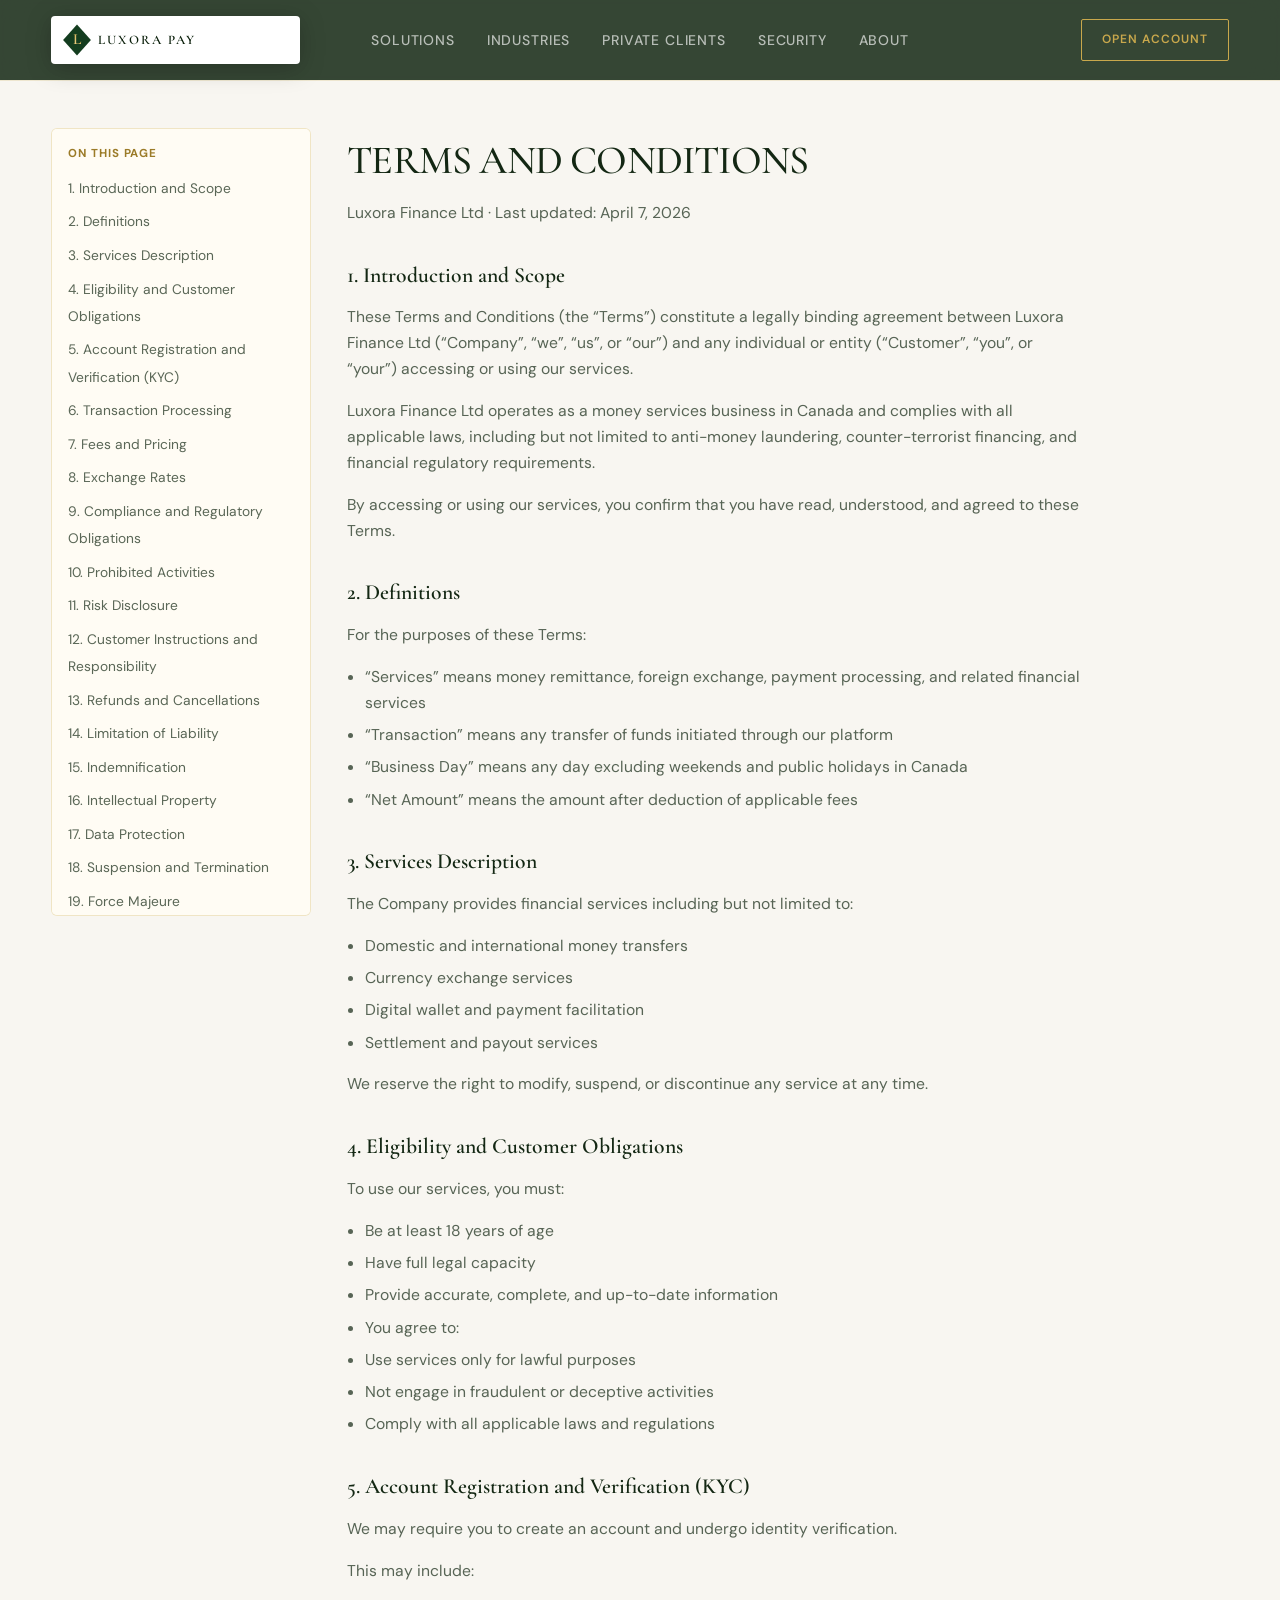
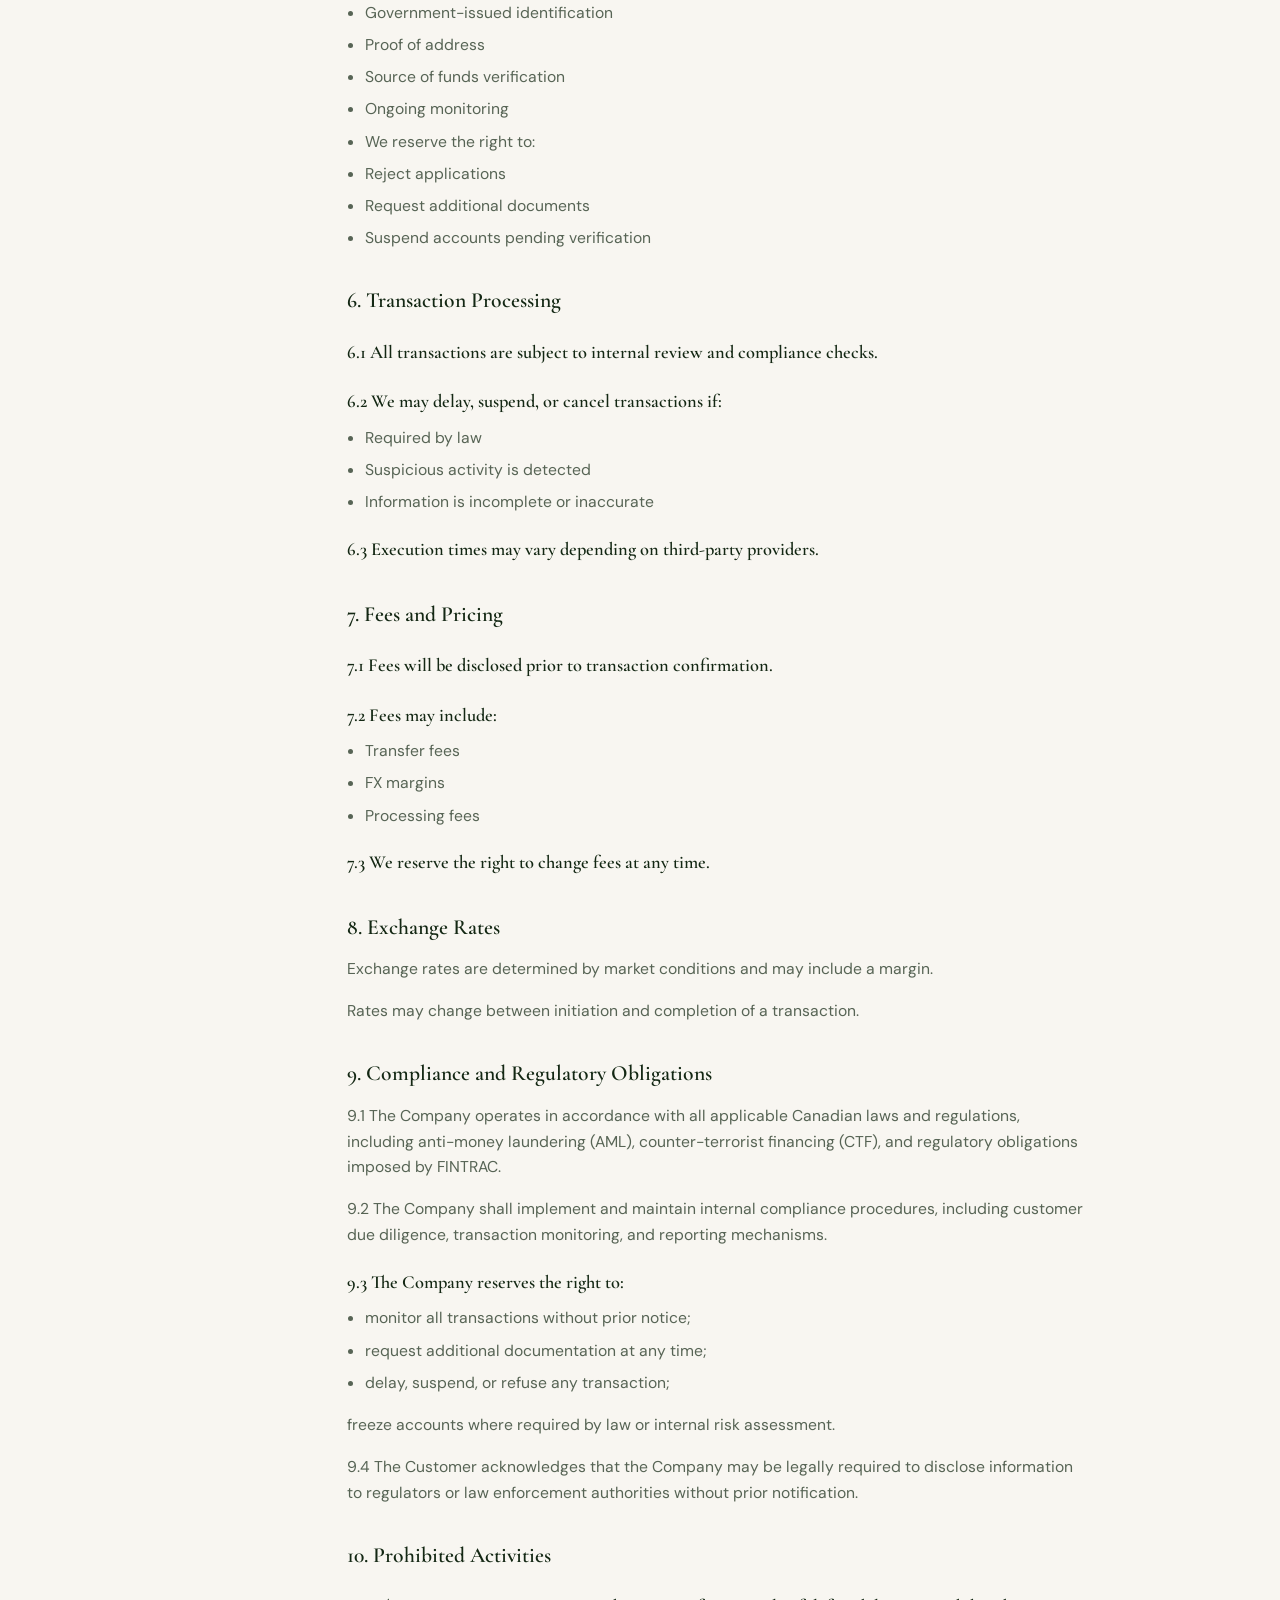
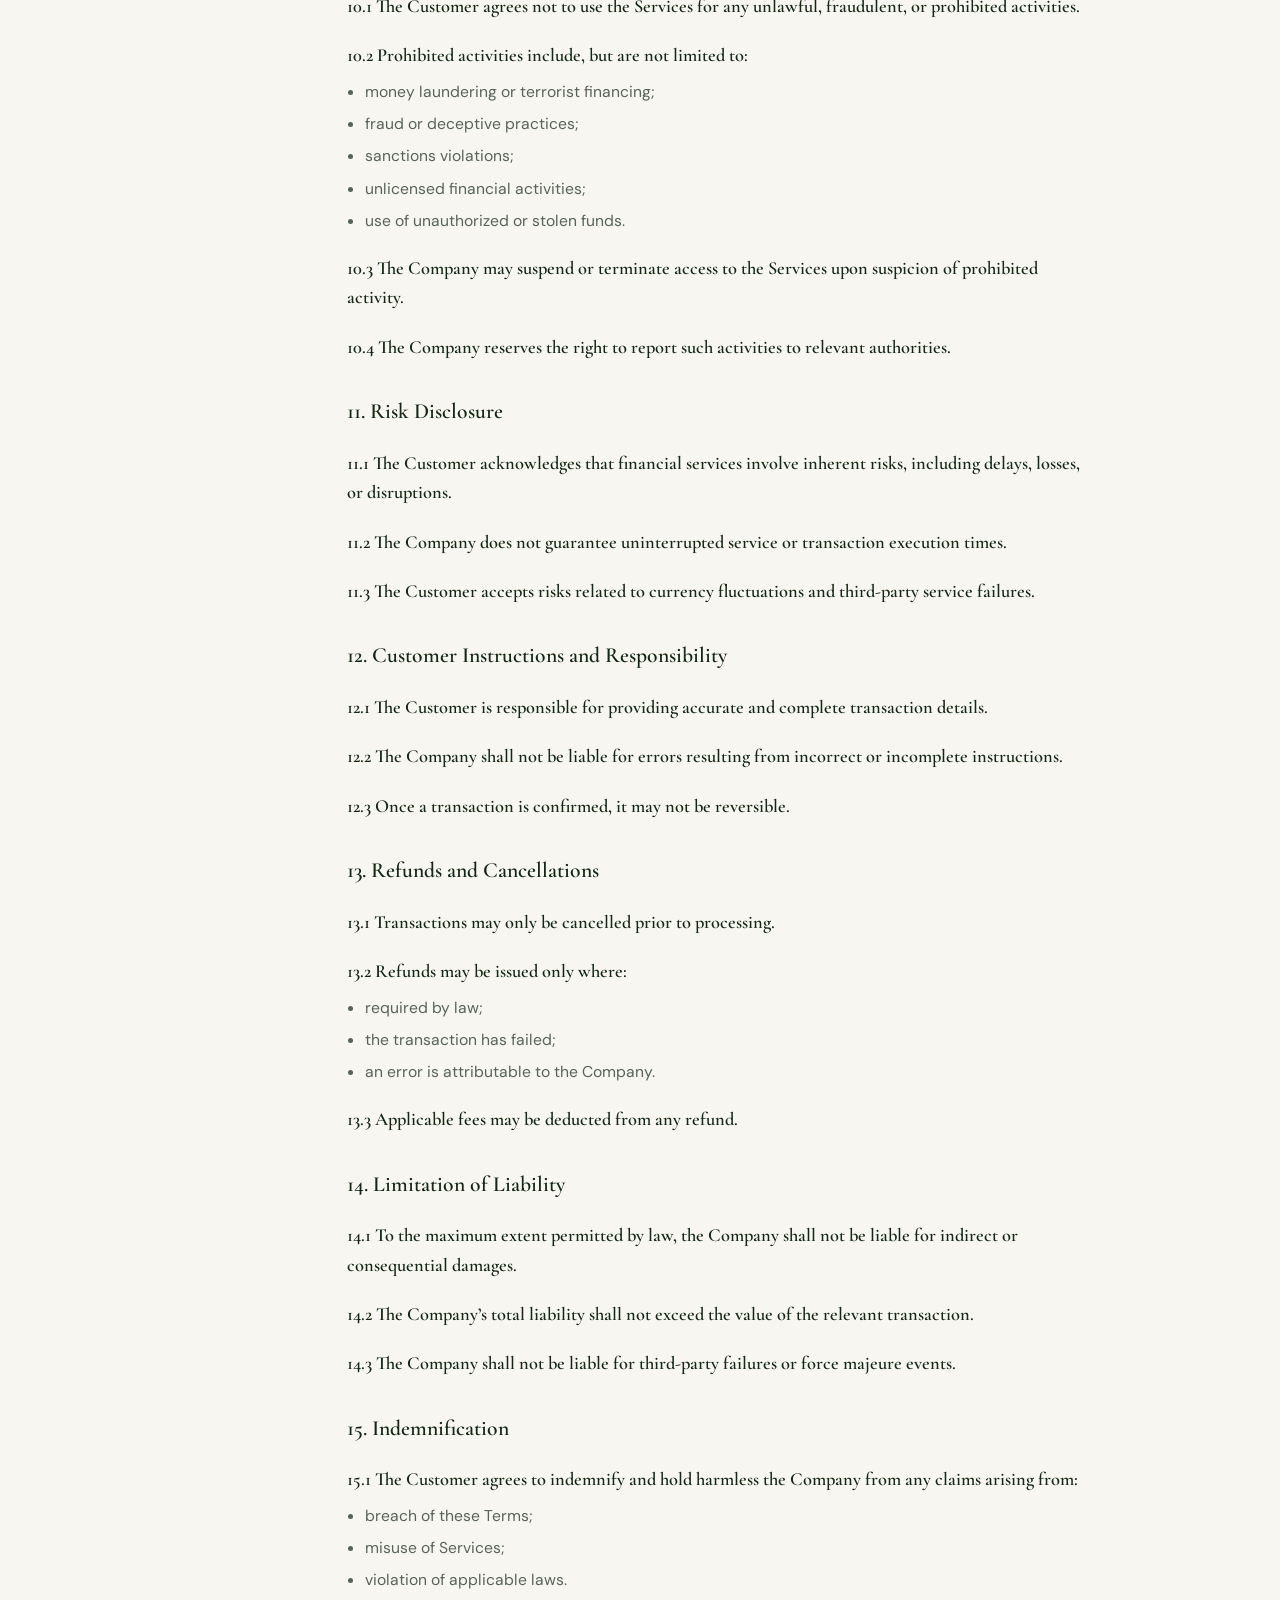
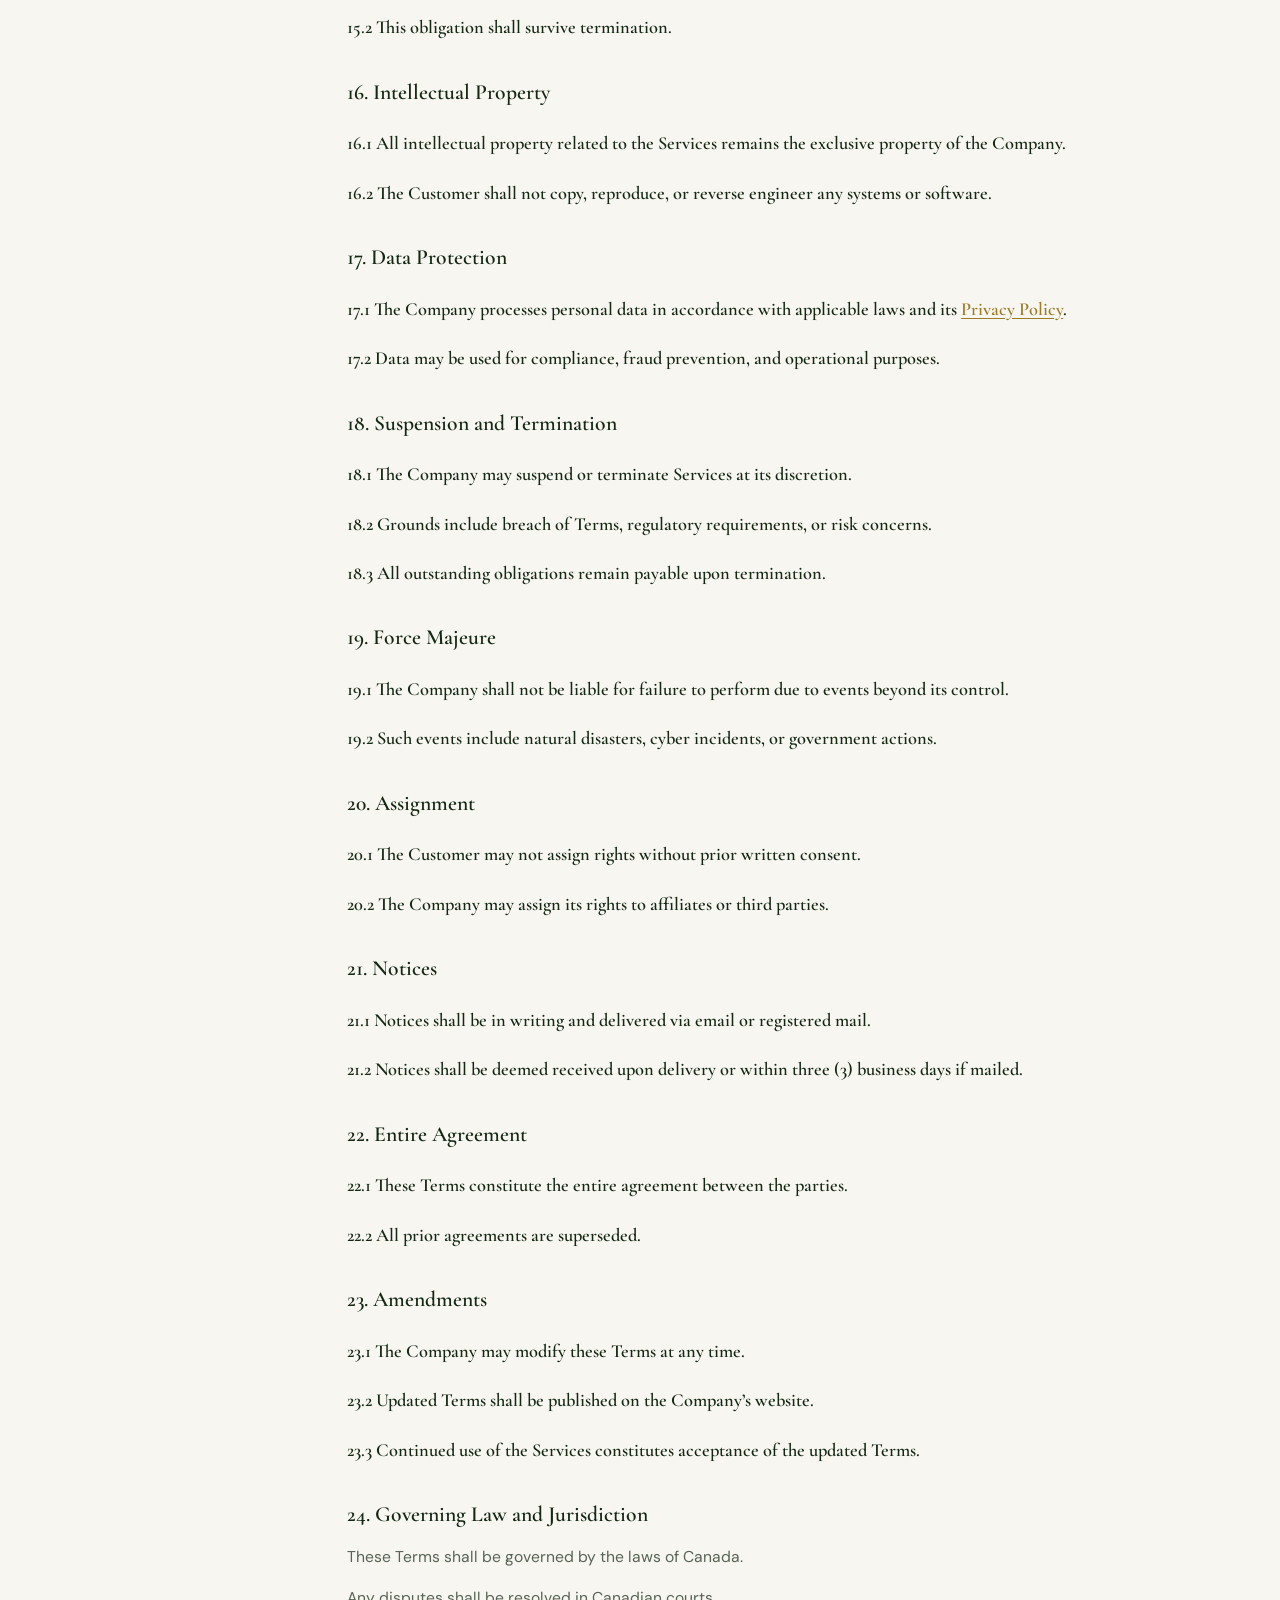
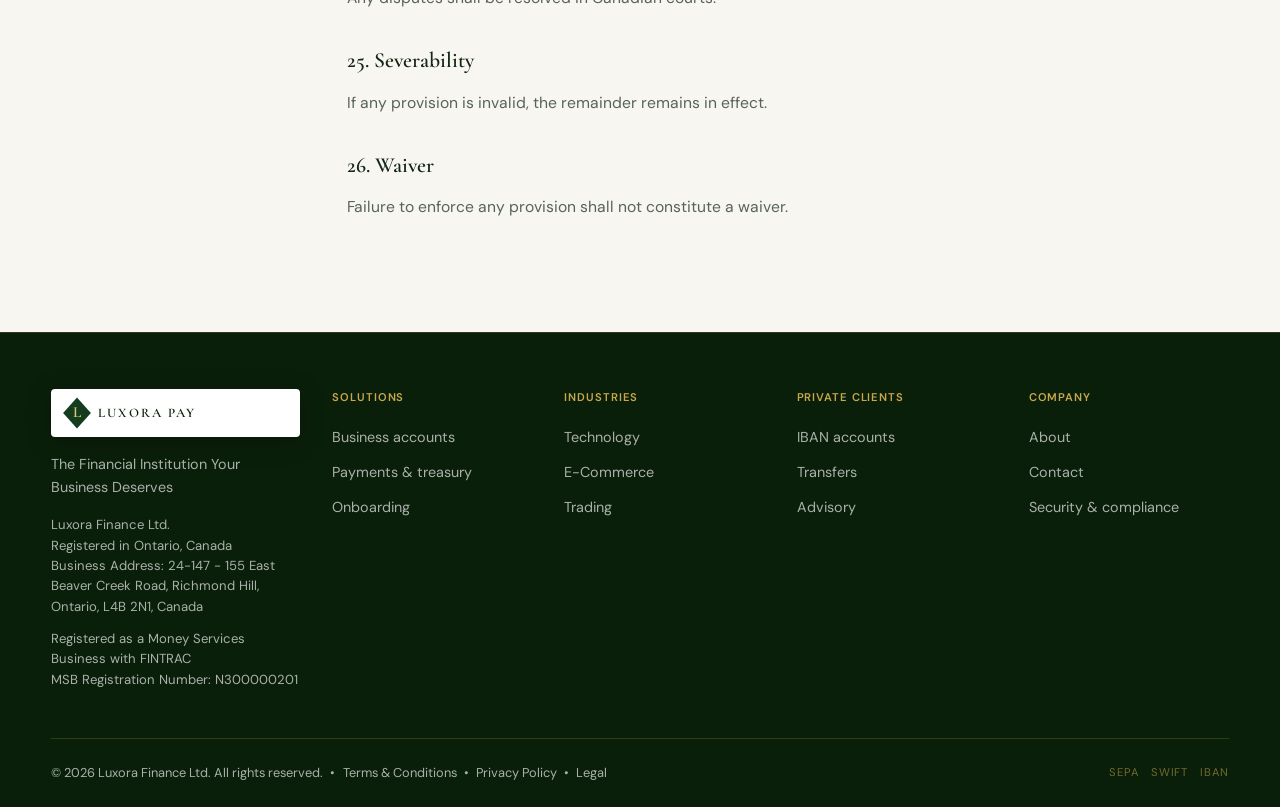
<file: terms.html>
<!DOCTYPE html>
<html lang="en">
<head>
  <meta charset="UTF-8" />
  <meta name="viewport" content="width=device-width, initial-scale=1.0" />
  <title>Terms &amp; Conditions — Luxora Finance Ltd</title>
  <link rel="icon" type="image/svg+xml" href="data:image/svg+xml,%3Csvg xmlns='http://www.w3.org/2000/svg' viewBox='0 0 64 64'%3E%3Crect width='64' height='64' rx='10' fill='%23143D1F'/%3E%3Ctext x='32' y='43' text-anchor='middle' font-family='Cormorant Garamond, serif' font-size='34' font-weight='600' fill='%23E8C97A'%3EL%3C/text%3E%3C/svg%3E" />
  <link rel="preconnect" href="https://fonts.googleapis.com" />
  <link rel="preconnect" href="https://fonts.gstatic.com" crossorigin />
  <link href="https://fonts.googleapis.com/css2?family=Cormorant+Garamond:ital,wght@0,400;0,500;0,600;0,700;1,400;1,500&family=DM+Sans:ital,opsz,wght@0,9..40,300;0,9..40,400;0,9..40,500;0,9..40,600;0,9..40,700;1,9..40,400&display=swap" rel="stylesheet" />
  <link rel="stylesheet" href="sections/shared/base.css" />
</head>
<body>
  <div id="symbols-slot" data-partial="sections/shared/symbols.html"></div>
  <div id="nav-slot" data-partial="sections/navbar/navbar.html"></div>

  <main id="top" class="legal-page">
    <div class="container legal-layout">
      <aside class="legal-toc" aria-label="Terms and conditions headings">
        <h2>On This Page</h2>
        <ul>
          <li><a href="#introduction-and-scope">1. Introduction and Scope</a></li>
          <li><a href="#definitions">2. Definitions</a></li>
          <li><a href="#services-description">3. Services Description</a></li>
          <li><a href="#eligibility-and-customer-obligations">4. Eligibility and Customer Obligations</a></li>
          <li><a href="#account-registration-and-verification-kyc">5. Account Registration and Verification (KYC)</a></li>
          <li><a href="#transaction-processing">6. Transaction Processing</a></li>
          <li><a href="#fees-and-pricing">7. Fees and Pricing</a></li>
          <li><a href="#exchange-rates">8. Exchange Rates</a></li>
          <li><a href="#compliance-and-regulatory-obligations">9. Compliance and Regulatory Obligations</a></li>
          <li><a href="#prohibited-activities">10. Prohibited Activities</a></li>
          <li><a href="#risk-disclosure">11. Risk Disclosure</a></li>
          <li><a href="#customer-instructions-and-responsibility">12. Customer Instructions and Responsibility</a></li>
          <li><a href="#refunds-and-cancellations">13. Refunds and Cancellations</a></li>
          <li><a href="#limitation-of-liability">14. Limitation of Liability</a></li>
          <li><a href="#indemnification">15. Indemnification</a></li>
          <li><a href="#intellectual-property">16. Intellectual Property</a></li>
          <li><a href="#data-protection">17. Data Protection</a></li>
          <li><a href="#suspension-and-termination">18. Suspension and Termination</a></li>
          <li><a href="#force-majeure">19. Force Majeure</a></li>
          <li><a href="#assignment">20. Assignment</a></li>
          <li><a href="#notices">21. Notices</a></li>
          <li><a href="#entire-agreement">22. Entire Agreement</a></li>
          <li><a href="#amendments">23. Amendments</a></li>
          <li><a href="#governing-law-and-jurisdiction">24. Governing Law and Jurisdiction</a></li>
          <li><a href="#severability">25. Severability</a></li>
          <li><a href="#waiver">26. Waiver</a></li>
        </ul>
      </aside>
      <article class="legal-content">
      <h1>TERMS AND CONDITIONS</h1>
      <p class="legal-meta">Luxora Finance Ltd · Last updated: April 7, 2026</p>
      <h2 id="introduction-and-scope">1. Introduction and Scope</h2>
      <p>These Terms and Conditions (the “Terms”) constitute a legally binding agreement between Luxora Finance Ltd (“Company”, “we”, “us”, or “our”) and any individual or entity (“Customer”, “you”, or “your”) accessing or using our services.</p>
      <p>Luxora Finance Ltd operates as a money services business in Canada and complies with all applicable laws, including but not limited to anti-money laundering, counter-terrorist financing, and financial regulatory requirements.</p>
      <p>By accessing or using our services, you confirm that you have read, understood, and agreed to these Terms.</p>
      <h2 id="definitions">2. Definitions</h2>
      <p>For the purposes of these Terms:</p>
      <ul>
        <li>“Services” means money remittance, foreign exchange, payment processing, and related financial services</li>
        <li>“Transaction” means any transfer of funds initiated through our platform</li>
        <li>“Business Day” means any day excluding weekends and public holidays in Canada</li>
        <li>“Net Amount” means the amount after deduction of applicable fees</li>
      </ul>
      <h2 id="services-description">3. Services Description</h2>
      <p>The Company provides financial services including but not limited to:</p>
      <ul>
        <li>Domestic and international money transfers</li>
        <li>Currency exchange services</li>
        <li>Digital wallet and payment facilitation</li>
        <li>Settlement and payout services</li>
      </ul>
      <p>We reserve the right to modify, suspend, or discontinue any service at any time.</p>
      <h2 id="eligibility-and-customer-obligations">4. Eligibility and Customer Obligations</h2>
      <p>To use our services, you must:</p>
      <ul>
        <li>Be at least 18 years of age</li>
        <li>Have full legal capacity</li>
        <li>Provide accurate, complete, and up-to-date information</li>
        <li>You agree to:</li>
        <li>Use services only for lawful purposes</li>
        <li>Not engage in fraudulent or deceptive activities</li>
        <li>Comply with all applicable laws and regulations</li>
      </ul>
      <h2 id="account-registration-and-verification-kyc">5. Account Registration and Verification (KYC)</h2>
      <p>We may require you to create an account and undergo identity verification.</p>
      <p>This may include:</p>
      <ul>
        <li>Government-issued identification</li>
        <li>Proof of address</li>
        <li>Source of funds verification</li>
        <li>Ongoing monitoring</li>
        <li>We reserve the right to:</li>
        <li>Reject applications</li>
        <li>Request additional documents</li>
        <li>Suspend accounts pending verification</li>
      </ul>
      <h2 id="transaction-processing">6. Transaction Processing</h2>
      <h3 id="s6-1">6.1 All transactions are subject to internal review and compliance checks.</h3>
      <h3 id="s6-2">6.2 We may delay, suspend, or cancel transactions if:</h3>
      <ul>
        <li>Required by law</li>
        <li>Suspicious activity is detected</li>
        <li>Information is incomplete or inaccurate</li>
      </ul>
      <h3 id="s6-3">6.3 Execution times may vary depending on third-party providers.</h3>
      <h2 id="fees-and-pricing">7. Fees and Pricing</h2>
      <h3 id="s7-1">7.1 Fees will be disclosed prior to transaction confirmation.</h3>
      <h3 id="s7-2">7.2 Fees may include:</h3>
      <ul>
        <li>Transfer fees</li>
        <li>FX margins</li>
        <li>Processing fees</li>
      </ul>
      <h3 id="s7-3">7.3 We reserve the right to change fees at any time.</h3>
      <h2 id="exchange-rates">8. Exchange Rates</h2>
      <p>Exchange rates are determined by market conditions and may include a margin.</p>
      <p>Rates may change between initiation and completion of a transaction.</p>
      <h2 id="compliance-and-regulatory-obligations">9. Compliance and Regulatory Obligations</h2>
      <p>9.1 The Company operates in accordance with all applicable Canadian laws and regulations, including anti-money laundering (AML), counter-terrorist financing (CTF), and regulatory obligations imposed by FINTRAC.</p>
      <p>9.2 The Company shall implement and maintain internal compliance procedures, including customer due diligence, transaction monitoring, and reporting mechanisms.</p>
      <h3 id="s9-3">9.3 The Company reserves the right to:</h3>
      <ul>
        <li>monitor all transactions without prior notice;</li>
        <li>request additional documentation at any time;</li>
        <li>delay, suspend, or refuse any transaction;</li>
      </ul>
      <p>freeze accounts where required by law or internal risk assessment.</p>
      <p>9.4 The Customer acknowledges that the Company may be legally required to disclose information to regulators or law enforcement authorities without prior notification.</p>
      <h2 id="prohibited-activities">10. Prohibited Activities</h2>
      <h3 id="s10-1">10.1 The Customer agrees not to use the Services for any unlawful, fraudulent, or prohibited activities.</h3>
      <h3 id="s10-2">10.2 Prohibited activities include, but are not limited to:</h3>
      <ul>
        <li>money laundering or terrorist financing;</li>
        <li>fraud or deceptive practices;</li>
        <li>sanctions violations;</li>
        <li>unlicensed financial activities;</li>
        <li>use of unauthorized or stolen funds.</li>
      </ul>
      <h3 id="s10-3">10.3 The Company may suspend or terminate access to the Services upon suspicion of prohibited activity.</h3>
      <h3 id="s10-4">10.4 The Company reserves the right to report such activities to relevant authorities.</h3>
      <h2 id="risk-disclosure">11. Risk Disclosure</h2>
      <h3 id="s11-1">11.1 The Customer acknowledges that financial services involve inherent risks, including delays, losses, or disruptions.</h3>
      <h3 id="s11-2">11.2 The Company does not guarantee uninterrupted service or transaction execution times.</h3>
      <h3 id="s11-3">11.3 The Customer accepts risks related to currency fluctuations and third-party service failures.</h3>
      <h2 id="customer-instructions-and-responsibility">12. Customer Instructions and Responsibility</h2>
      <h3 id="s12-1">12.1 The Customer is responsible for providing accurate and complete transaction details.</h3>
      <h3 id="s12-2">12.2 The Company shall not be liable for errors resulting from incorrect or incomplete instructions.</h3>
      <h3 id="s12-3">12.3 Once a transaction is confirmed, it may not be reversible.</h3>
      <h2 id="refunds-and-cancellations">13. Refunds and Cancellations</h2>
      <h3 id="s13-1">13.1 Transactions may only be cancelled prior to processing.</h3>
      <h3 id="s13-2">13.2 Refunds may be issued only where:</h3>
      <ul>
        <li>required by law;</li>
        <li>the transaction has failed;</li>
        <li>an error is attributable to the Company.</li>
      </ul>
      <h3 id="s13-3">13.3 Applicable fees may be deducted from any refund.</h3>
      <h2 id="limitation-of-liability">14. Limitation of Liability</h2>
      <h3 id="s14-1">14.1 To the maximum extent permitted by law, the Company shall not be liable for indirect or consequential damages.</h3>
      <h3 id="s14-2">14.2 The Company’s total liability shall not exceed the value of the relevant transaction.</h3>
      <h3 id="s14-3">14.3 The Company shall not be liable for third-party failures or force majeure events.</h3>
      <h2 id="indemnification">15. Indemnification</h2>
      <h3 id="s15-1">15.1 The Customer agrees to indemnify and hold harmless the Company from any claims arising from:</h3>
      <ul>
        <li>breach of these Terms;</li>
        <li>misuse of Services;</li>
        <li>violation of applicable laws.</li>
      </ul>
      <h3 id="s15-2">15.2 This obligation shall survive termination.</h3>
      <h2 id="intellectual-property">16. Intellectual Property</h2>
      <h3 id="s16-1">16.1 All intellectual property related to the Services remains the exclusive property of the Company.</h3>
      <h3 id="s16-2">16.2 The Customer shall not copy, reproduce, or reverse engineer any systems or software.</h3>
      <h2 id="data-protection">17. Data Protection</h2>
      <h3 id="s17-1">17.1 The Company processes personal data in accordance with applicable laws and its <a href="privacy.html">Privacy Policy</a>.</h3>
      <h3 id="s17-2">17.2 Data may be used for compliance, fraud prevention, and operational purposes.</h3>
      <h2 id="suspension-and-termination">18. Suspension and Termination</h2>
      <h3 id="s18-1">18.1 The Company may suspend or terminate Services at its discretion.</h3>
      <h3 id="s18-2">18.2 Grounds include breach of Terms, regulatory requirements, or risk concerns.</h3>
      <h3 id="s18-3">18.3 All outstanding obligations remain payable upon termination.</h3>
      <h2 id="force-majeure">19. Force Majeure</h2>
      <h3 id="s19-1">19.1 The Company shall not be liable for failure to perform due to events beyond its control.</h3>
      <h3 id="s19-2">19.2 Such events include natural disasters, cyber incidents, or government actions.</h3>
      <h2 id="assignment">20. Assignment</h2>
      <h3 id="s20-1">20.1 The Customer may not assign rights without prior written consent.</h3>
      <h3 id="s20-2">20.2 The Company may assign its rights to affiliates or third parties.</h3>
      <h2 id="notices">21. Notices</h2>
      <h3 id="s21-1">21.1 Notices shall be in writing and delivered via email or registered mail.</h3>
      <h3 id="s21-2">21.2 Notices shall be deemed received upon delivery or within three (3) business days if mailed.</h3>
      <h2 id="entire-agreement">22. Entire Agreement</h2>
      <h3 id="s22-1">22.1 These Terms constitute the entire agreement between the parties.</h3>
      <h3 id="s22-2">22.2 All prior agreements are superseded.</h3>
      <h2 id="amendments">23. Amendments</h2>
      <h3 id="s23-1">23.1 The Company may modify these Terms at any time.</h3>
      <h3 id="s23-2">23.2 Updated Terms shall be published on the Company’s website.</h3>
      <h3 id="s23-3">23.3 Continued use of the Services constitutes acceptance of the updated Terms.</h3>
      <h2 id="governing-law-and-jurisdiction">24. Governing Law and Jurisdiction</h2>
      <p>These Terms shall be governed by the laws of Canada.</p>
      <p>Any disputes shall be resolved in Canadian courts.</p>
      <h2 id="severability">25. Severability</h2>
      <p>If any provision is invalid, the remainder remains in effect.</p>
      <h2 id="waiver">26. Waiver</h2>
      <p>Failure to enforce any provision shall not constitute a waiver.</p>
      </article>
    </div>
  </main>

  <div id="footer-slot" data-partial="sections/footer/footer.html"></div>
  <script src="sections/shared/load-sections.js?v=20260507-hero-title-plain-text"></script>
</body>
</html>
</file>
<file: sections/shared/base.css>
:root {
      --color-bg: #0A1F0A;
      --color-surface: #0F2B0F;
      --color-surface-2: #142E14;
      --color-paper: #F8F6F1;
      --color-paper-2: #FFFFFF;
      --color-ink: #132713;
      --color-ink-muted: rgba(19, 39, 19, 0.7);
      --color-white: #FFFFFF;
      --color-text-muted: rgba(255, 255, 255, 0.65);
      --color-gold: #C9A84C;
      --color-gold-light: #E8C97A;
      --color-gold-gradient: linear-gradient(135deg, #C9A84C, #E8C97A, #C9A84C);
      --color-border: rgba(201, 168, 76, 0.2);
      --font-display: "Cormorant Garamond", Georgia, serif;
      --font-body: "DM Sans", system-ui, sans-serif;
      --nav-h: 80px;
      --ease-out: cubic-bezier(0.22, 1, 0.36, 1);
    }

    *, *::before, *::after { box-sizing: border-box; }
    html { scroll-behavior: smooth; }
    section[id],
    #security {
      scroll-margin-top: calc(var(--nav-h) + 12px);
    }
    body {
      margin: 0;
      font-family: var(--font-body);
      font-size: 17px;
      line-height: 1.6;
      color: var(--color-white);
      background: var(--color-bg);
      -webkit-font-smoothing: antialiased;
    }

    a { color: inherit; text-decoration: none; }
    img { max-width: 100%; height: auto; display: block; }

    .container {
      width: min(1180px, 92vw);
      margin-inline: auto;
    }

    /* —— Navbar —— */
    .nav {
      position: fixed;
      top: 0;
      left: 0;
      right: 0;
      z-index: 1000;
      height: var(--nav-h);
      display: flex;
      align-items: center;
      transition: background 0.45s var(--ease-out), box-shadow 0.45s var(--ease-out), backdrop-filter 0.45s;
    }
    .nav.is-scrolled {
      background: rgba(10, 31, 10, 0.82);
      backdrop-filter: blur(14px);
      -webkit-backdrop-filter: blur(14px);
      box-shadow: 0 1px 0 var(--color-border);
    }
    .nav-inner {
      width: min(1180px, 92vw);
      margin-inline: auto;
      display: flex;
      align-items: center;
      justify-content: space-between;
      gap: 1.5rem;
      position: relative;
    }
    @media (min-width: 901px) {
      .nav-links-wrap {
        position: absolute;
        left: 50%;
        transform: translateX(-50%);
      }
    }
    .logo-link {
      display: flex;
      align-items: center;
      gap: 0;
      flex-shrink: 0;
    }
    .logo-strip {
      background: var(--color-white);
      padding: 6px 12px 6px 8px;
      border-radius: 4px;
      display: flex;
      align-items: center;
      box-shadow: 0 4px 24px rgba(0, 0, 0, 0.25);
    }
    .logo-svg { height: 36px; width: auto; display: block; }
    .nav-links {
      display: flex;
      align-items: center;
      gap: clamp(1rem, 3vw, 2rem);
      list-style: none;
      margin: 0;
      padding: 0;
    }
    .nav-links a {
      font-size: 0.875rem;
      font-weight: 500;
      letter-spacing: 0.06em;
      text-transform: uppercase;
      color: var(--color-text-muted);
      transition: color 0.25s;
    }
    .nav-links a:hover { color: var(--color-white); }
    .nav-cta {
      font-size: 0.75rem;
      font-weight: 600;
      letter-spacing: 0.08em;
      text-transform: uppercase;
      padding: 0.65rem 1.25rem;
      border: 1px solid var(--color-gold);
      color: var(--color-gold);
      border-radius: 2px;
      transition: background 0.3s, color 0.3s, box-shadow 0.3s;
      white-space: nowrap;
      animation: ctaPulse 3.8s ease-in-out infinite;
    }
    .nav-cta:hover {
      background: var(--color-gold);
      color: var(--color-bg);
      box-shadow: 0 0 24px rgba(201, 168, 76, 0.35);
    }
    @keyframes ctaPulse {
      0%, 100% { box-shadow: 0 0 0 rgba(201, 168, 76, 0); }
      50% { box-shadow: 0 0 22px rgba(201, 168, 76, 0.24); }
    }
    .nav-toggle {
      display: none;
      flex-direction: column;
      gap: 6px;
      background: none;
      border: none;
      cursor: pointer;
      padding: 8px;
    }
    .nav-toggle span {
      width: 24px;
      height: 2px;
      background: var(--color-gold);
    }

    @media (max-width: 900px) {
      .nav-toggle { display: flex; }
      .nav-links-wrap {
        position: fixed;
        top: var(--nav-h);
        left: 0;
        right: 0;
        background: rgba(10, 31, 10, 0.97);
        backdrop-filter: blur(12px);
        padding: 1.5rem;
        border-bottom: 1px solid var(--color-border);
        transform: translateY(-120%);
        opacity: 0;
        pointer-events: none;
        transition: transform 0.35s var(--ease-out), opacity 0.35s;
      }
      .nav-links-wrap.is-open {
        transform: translateY(0);
        opacity: 1;
        pointer-events: auto;
      }
      .nav-links {
        flex-direction: column;
        align-items: flex-start;
      }
    }

    /* —— Hero —— */
    .hero {
      min-height: 100vh;
      min-height: 100dvh;
      display: flex;
      flex-direction: column;
      justify-content: center;
      padding: calc(var(--nav-h) + 3rem) 0 4rem;
      position: relative;
      overflow: hidden;
    }
    .hero-grid {
      position: absolute;
      inset: 0;
      background-image:
        linear-gradient(rgba(201, 168, 76, 0.04) 1px, transparent 1px),
        linear-gradient(90deg, rgba(201, 168, 76, 0.04) 1px, transparent 1px);
      background-size: 64px 64px;
      mask-image: radial-gradient(ellipse 80% 70% at 50% 40%, black 20%, transparent 70%);
      pointer-events: none;
    }
    .hero-particles {
      position: absolute;
      inset: 0;
      overflow: hidden;
      pointer-events: none;
    }
    .particle-line {
      position: absolute;
      height: 1px;
      background: linear-gradient(90deg, transparent, rgba(201, 168, 76, 0.15), transparent);
      animation: drift 18s linear infinite;
      opacity: 0.35;
    }
    @keyframes drift {
      0% { transform: translateX(-20%) translateY(0); }
      100% { transform: translateX(120%) translateY(20px); }
    }
    .hero-badge {
      display: inline-flex;
      align-items: center;
      gap: 0.5rem;
      padding: 0.5rem 1.1rem;
      border-radius: 999px;
      border: 1px solid var(--color-border);
      background: rgba(15, 43, 15, 0.6);
      font-size: 0.7rem;
      font-weight: 600;
      letter-spacing: 0.08em;
      text-transform: uppercase;
      color: var(--color-gold);
      margin-bottom: 1.75rem;
      animation: floatBadge 8s ease-in-out infinite;
    }
    @keyframes floatBadge {
      0%, 100% { transform: translateY(0) translateX(0); }
      50% { transform: translateY(-8px) translateX(6px); }
    }
    .hero h1 {
      font-family: var(--font-display);
      font-weight: 500;
      font-size: clamp(2.5rem, 6vw, 4.25rem);
      line-height: 1.08;
      letter-spacing: -0.02em;
      margin: 0 0 1.25rem;
      max-width: 14ch;
    }
    .hero-title {
      opacity: 1;
      transform: none;
      animation: none;
    }
    .hero-sub {
      font-size: clamp(1rem, 2vw, 1.125rem);
      color: var(--color-text-muted);
      max-width: 36rem;
      margin: 0 0 2.25rem;
      font-weight: 400;
    }
    .hero-ctas {
      display: flex;
      flex-wrap: wrap;
      gap: 1rem;
    }
    .btn-gold {
      font-family: var(--font-body);
      font-size: 0.8rem;
      font-weight: 600;
      letter-spacing: 0.08em;
      text-transform: uppercase;
      padding: 1rem 1.75rem;
      border: none;
      border-radius: 2px;
      background: var(--color-gold-gradient);
      background-size: 200% 200%;
      color: var(--color-bg);
      cursor: pointer;
      transition: transform 0.25s, box-shadow 0.25s, background-position 0.5s;
      animation: goldShift 8s ease-in-out infinite;
    }
    .btn-gold:hover {
      transform: translateY(-2px);
      box-shadow: 0 12px 40px rgba(201, 168, 76, 0.35);
      background-position: 100% 50%;
    }
    @keyframes goldShift {
      0%, 100% { background-position: 0% 50%; }
      50% { background-position: 100% 50%; }
    }
    .btn-ghost {
      font-family: var(--font-body);
      font-size: 0.8rem;
      font-weight: 600;
      letter-spacing: 0.08em;
      text-transform: uppercase;
      padding: 1rem 1.75rem;
      border: 1px solid var(--color-border);
      border-radius: 2px;
      background: transparent;
      color: var(--color-white);
      cursor: pointer;
      transition: border-color 0.25s, color 0.25s, background 0.25s;
    }
    .btn-ghost:hover {
      border-color: var(--color-gold);
      color: var(--color-gold);
      background: rgba(201, 168, 76, 0.06);
    }

    /* —— Scroll reveal —— */
    .reveal {
      opacity: 0;
      transform: translateY(36px);
      transition: opacity 0.85s var(--ease-out), transform 0.85s var(--ease-out);
    }
    .reveal.is-visible {
      opacity: 1;
      transform: translateY(0);
    }

    /* —— Trust bar —— */
    .trust-bar {
      background: var(--color-paper);
      border-top: 1px solid var(--color-border);
      border-bottom: 1px solid var(--color-border);
      padding: 2.25rem 0;
    }
    .trust-grid {
      display: grid;
      grid-template-columns: repeat(4, 1fr);
      gap: 1.5rem;
      text-align: center;
    }
    @media (max-width: 768px) {
      .trust-grid { grid-template-columns: repeat(2, 1fr); }
    }
    .trust-cell { min-height: 3.5rem; display: flex; align-items: center; justify-content: center; }
    .trust-num {
      font-family: var(--font-display);
      font-size: clamp(1.35rem, 2.5vw, 1.75rem);
      font-weight: 600;
      color: var(--color-gold);
      letter-spacing: 0.02em;
      line-height: 1.35;
    }
    .trust-num-line { font-size: clamp(1.15rem, 2vw, 1.45rem); }
    .trust-mixed {
      display: flex;
      flex-wrap: wrap;
      justify-content: center;
      align-items: baseline;
      gap: 0.35rem;
    }
    .trust-gold {
      font-family: var(--font-display);
      font-size: clamp(1.35rem, 2.5vw, 1.75rem);
      font-weight: 600;
      color: var(--color-gold);
      letter-spacing: 0.02em;
    }
    .trust-inline-label {
      font-family: var(--font-body);
      font-weight: 500;
      font-size: clamp(0.8rem, 1.5vw, 0.95rem);
      letter-spacing: 0.08em;
      text-transform: uppercase;
      color: var(--color-ink);
    }

    /* —— Section titles —— */
    .section {
      padding: clamp(4rem, 10vw, 6.5rem) 0;
    }
    .section-title {
      font-family: var(--font-display);
      font-size: clamp(2rem, 4vw, 2.75rem);
      font-weight: 500;
      text-align: center;
      margin: 0 0 3rem;
      letter-spacing: -0.02em;
    }

    /* —— Features —— */
    .features {
      background: var(--color-paper-2);
      color: var(--color-ink);
    }
    .feature-grid {
      display: grid;
      grid-template-columns: repeat(3, 1fr);
      gap: 1.5rem;
    }
    @media (max-width: 900px) {
      .feature-grid { grid-template-columns: 1fr; }
    }
    .feature-card {
      background: #FFFFFF;
      border-top: 4px solid var(--color-gold);
      border-left: 1px solid rgba(19, 39, 19, 0.08);
      border-right: 1px solid rgba(19, 39, 19, 0.08);
      border-bottom: 1px solid rgba(19, 39, 19, 0.08);
      border-radius: 0 0 4px 4px;
      padding: 2rem 1.75rem;
      transition: transform 0.35s var(--ease-out), box-shadow 0.35s;
      box-shadow: 0 0 0 rgba(201, 168, 76, 0);
    }
    .features.reveal .feature-card {
      opacity: 0;
      transform: translateY(20px);
    }
    .features.reveal.is-visible .feature-card {
      animation: cardReveal 0.7s var(--ease-out) forwards;
    }
    .features.reveal.is-visible .feature-card:nth-child(2) { animation-delay: 0.12s; }
    .features.reveal.is-visible .feature-card:nth-child(3) { animation-delay: 0.24s; }
    .feature-card:hover {
      transform: translateY(-6px);
      box-shadow: 0 0 40px rgba(201, 168, 76, 0.12), 0 20px 50px rgba(0, 0, 0, 0.25);
    }
    @keyframes cardReveal {
      to {
        opacity: 1;
        transform: translateY(0);
      }
    }
    .feature-icon {
      width: 48px;
      height: 48px;
      margin-bottom: 1.25rem;
      color: var(--color-gold);
    }
    .feature-card h3 {
      font-family: var(--font-display);
      font-size: 1.35rem;
      font-weight: 600;
      margin: 0 0 0.75rem;
    }
    .feature-card p {
      margin: 0;
      color: var(--color-ink-muted);
      font-size: 0.95rem;
    }

    /* —— Card issuing —— */
    .card-issuing {
      background:
        radial-gradient(circle at 15% 20%, rgba(201, 168, 76, 0.12), transparent 45%),
        radial-gradient(circle at 85% 80%, rgba(201, 168, 76, 0.08), transparent 40%),
        #F5F0E3;
      color: var(--color-ink);
      border-top: 1px solid rgba(201, 168, 76, 0.32);
      border-bottom: 1px solid rgba(201, 168, 76, 0.32);
      box-shadow: inset 0 1px 0 rgba(255, 255, 255, 0.55), inset 0 -1px 0 rgba(255, 255, 255, 0.45);
    }
    .card-issuing-wrap {
      max-width: 900px;
      text-align: center;
    }
    .card-issuing .section-title {
      margin-bottom: 1.25rem;
    }
    .card-issuing-copy {
      margin: 0;
      color: var(--color-ink-muted);
      font-size: 1.02rem;
    }

    /* —— Industries —— */
    .industries {
      background: var(--color-paper);
      color: var(--color-ink);
    }
    .industry-block {
      display: grid;
      grid-template-columns: 1fr 1fr;
      gap: 3rem;
      align-items: center;
      margin-bottom: 4rem;
    }
    .industry-block:last-child { margin-bottom: 0; }
    .industry-block.reverse .industry-visual { order: 2; }
    .industry-block.reverse .industry-copy { order: 1; }
    @media (max-width: 768px) {
      .industry-block,
      .industry-block.reverse {
        grid-template-columns: 1fr;
      }
      .industry-block.reverse .industry-visual { order: 0; }
      .industry-block.reverse .industry-copy { order: 0; }
    }
    .industry-visual {
      aspect-ratio: 4/3;
      border-radius: 4px;
      border: 1px solid var(--color-border);
      background: #F1EDE1;
      overflow: hidden;
      animation: visualFloat 9s ease-in-out infinite;
    }
    .industry-visual svg { width: 100%; height: 100%; display: block; }
    .industry-visual img {
      width: 100%;
      height: 100%;
      display: block;
      object-fit: cover;
    }
    .industry-block.reverse .industry-visual { animation-delay: 1.4s; }
    @keyframes visualFloat {
      0%, 100% { transform: translateY(0); }
      50% { transform: translateY(-8px); }
    }
    .industry-copy h3 {
      font-family: var(--font-display);
      font-size: 1.75rem;
      font-weight: 600;
      margin: 0 0 1rem;
    }
    .industry-copy p {
      color: var(--color-ink-muted);
      margin: 0 0 1.25rem;
    }
    .link-gold {
      font-size: 0.8rem;
      font-weight: 600;
      letter-spacing: 0.08em;
      text-transform: uppercase;
      color: var(--color-gold);
      display: inline-flex;
      align-items: center;
      gap: 0.35rem;
      transition: gap 0.25s, color 0.25s;
    }
    .link-gold:hover {
      color: var(--color-gold-light);
      gap: 0.55rem;
    }
    .industries.reveal .industry-copy {
      opacity: 0;
      transform: translateX(24px);
    }
    .industry-block.reverse .industry-copy { transform: translateX(-24px); }
    .industries.reveal.is-visible .industry-copy {
      animation: copySlideIn 0.8s var(--ease-out) forwards;
    }
    .industries.reveal.is-visible .industry-block:nth-child(2) .industry-copy { animation-delay: 0.06s; }
    .industries.reveal.is-visible .industry-block:nth-child(3) .industry-copy { animation-delay: 0.14s; }
    .industries.reveal.is-visible .industry-block:nth-child(4) .industry-copy { animation-delay: 0.22s; }
    .industries.reveal.is-visible .industry-block:nth-child(5) .industry-copy { animation-delay: 0.30s; }
    @keyframes copySlideIn {
      to {
        opacity: 1;
        transform: translateX(0);
      }
    }

    /* —— Private clients —— */
    .private {
      background: var(--color-paper-2);
      color: var(--color-ink);
      text-align: center;
    }
    .private .section-title { margin-bottom: 1.25rem; }
    .private-lead {
      max-width: 38rem;
      margin: 0 auto 2rem;
      color: var(--color-ink-muted);
    }
    .private-pills {
      display: flex;
      flex-wrap: wrap;
      justify-content: center;
      gap: 0.75rem;
      margin-bottom: 2rem;
    }
    .pill {
      font-size: 0.7rem;
      font-weight: 600;
      letter-spacing: 0.08em;
      text-transform: uppercase;
      padding: 0.55rem 1.1rem;
      border: 1px solid var(--color-border);
      border-radius: 999px;
      color: #9B7B28;
      background: #FFFCF3;
    }

    /* —— Philosophy —— */
    .philosophy {
      background: var(--color-bg);
      text-align: center;
      padding: clamp(5rem, 12vw, 7rem) 0;
    }
    .pull-quote {
      font-family: var(--font-display);
      font-style: italic;
      font-weight: 400;
      font-size: clamp(1.75rem, 4.5vw, 3.5rem);
      line-height: 1.25;
      max-width: 20ch;
      margin: 0 auto 1.5rem;
      color: var(--color-white);
    }
    .philosophy-support {
      color: var(--color-text-muted);
      max-width: 32rem;
      margin: 0 auto 2.5rem;
      font-size: 1rem;
    }
    .rule-diamond {
      display: flex;
      align-items: center;
      justify-content: center;
      gap: 1rem;
      max-width: 400px;
      margin-inline: auto;
    }
    .rule-diamond::before,
    .rule-diamond::after {
      content: "";
      flex: 1;
      height: 1px;
      background: linear-gradient(90deg, transparent, var(--color-gold), transparent);
      opacity: 0.6;
    }
    .rule-diamond span {
      width: 10px;
      height: 10px;
      background: var(--color-gold);
      transform: rotate(45deg);
      flex-shrink: 0;
    }

    /* —— Contact —— */
    .contact {
      background: var(--color-paper);
      color: var(--color-ink);
      position: relative;
      overflow: hidden;
    }
    .contact::before {
      content: "";
      position: absolute;
      inset: 0;
      background-image:
        linear-gradient(rgba(201, 168, 76, 0.06) 1px, transparent 1px),
        linear-gradient(90deg, rgba(201, 168, 76, 0.06) 1px, transparent 1px);
      background-size: 48px 48px;
      opacity: 0.5;
      pointer-events: none;
    }
    .contact .container { position: relative; z-index: 1; }
    .contact-grid {
      display: grid;
      grid-template-columns: 1fr 1fr;
      gap: 3rem;
      align-items: start;
    }
    @media (max-width: 900px) {
      .contact-grid { grid-template-columns: 1fr; }
    }
    .contact-intro h2 {
      font-family: var(--font-display);
      font-size: clamp(2rem, 4vw, 2.5rem);
      font-weight: 500;
      margin: 0 0 1rem;
    }
    .contact-intro p {
      color: var(--color-ink-muted);
      margin: 0;
      max-width: 28rem;
    }
    .form {
      display: flex;
      flex-direction: column;
      gap: 1rem;
    }
    .form-row {
      display: grid;
      grid-template-columns: 1fr 1fr;
      gap: 1rem;
    }
    @media (max-width: 520px) {
      .form-row { grid-template-columns: 1fr; }
    }
    .form label {
      display: block;
      font-size: 0.7rem;
      font-weight: 600;
      letter-spacing: 0.08em;
      text-transform: uppercase;
      color: var(--color-ink-muted);
      margin-bottom: 0.4rem;
    }
    .form input,
    .form select {
      width: 100%;
      padding: 0.85rem 1rem;
      font-family: var(--font-body);
      font-size: 0.95rem;
      color: var(--color-ink);
      background: #FFFFFF;
      border: 1px solid rgba(19, 39, 19, 0.18);
      border-radius: 2px;
      transition: border-color 0.25s, box-shadow 0.25s;
    }
    .form input:focus,
    .form select:focus {
      outline: none;
      border-color: var(--color-gold);
      box-shadow: 0 0 0 3px rgba(201, 168, 76, 0.15);
    }
    .form select {
      appearance: none;
      background-image: url("data:image/svg+xml,%3Csvg xmlns='http://www.w3.org/2000/svg' width='12' height='12' fill='%23C9A84C' viewBox='0 0 16 16'%3E%3Cpath d='M8 11L3 6h10l-5 5z'/%3E%3C/svg%3E");
      background-repeat: no-repeat;
      background-position: right 1rem center;
    }
    .form .btn-gold { width: 100%; margin-top: 0.5rem; padding: 1.1rem; }

    /* —— Footer —— */
    .footer {
      background: var(--color-bg);
      border-top: 1px solid var(--color-border);
      padding: 3.5rem 0 1.5rem;
    }
    .footer-grid {
      display: grid;
      grid-template-columns: 1.2fr repeat(4, 1fr);
      gap: 2rem;
      margin-bottom: 3rem;
    }
    @media (max-width: 900px) {
      .footer-grid {
        grid-template-columns: repeat(2, 1fr);
      }
    }
    @media (max-width: 520px) {
      .footer-grid { grid-template-columns: 1fr; }
    }
    .footer-col h4 {
      font-size: 0.7rem;
      font-weight: 600;
      letter-spacing: 0.08em;
      text-transform: uppercase;
      color: var(--color-gold);
      margin: 0 0 1rem;
    }
    .footer-col ul {
      list-style: none;
      margin: 0;
      padding: 0;
    }
    .footer-col li { margin-bottom: 0.5rem; }
    .footer-col a {
      font-size: 0.9rem;
      color: var(--color-text-muted);
      transition: color 0.2s;
    }
    .footer-col a:hover { color: var(--color-white); }
    .footer-bar {
      display: flex;
      flex-wrap: wrap;
      align-items: center;
      justify-content: space-between;
      gap: 1rem;
      padding-top: 1.5rem;
      border-top: 1px solid var(--color-border);
      font-size: 0.8rem;
      color: var(--color-text-muted);
    }
    .footer-legal {
      display: inline-flex;
      flex-wrap: wrap;
      align-items: center;
      gap: 0.45rem;
    }
    .footer-legal a {
      color: var(--color-text-muted);
      transition: color 0.2s;
    }
    .footer-legal a:hover { color: var(--color-white); }
    .footer-badges {
      display: flex;
      flex-wrap: wrap;
      gap: 0.75rem;
      font-size: 0.7rem;
      letter-spacing: 0.08em;
      text-transform: uppercase;
      color: rgba(201, 168, 76, 0.55);
    }
    .footer-tagline {
      margin-top: 1rem;
      max-width: 220px;
      font-size: 0.9rem;
      color: var(--color-text-muted);
    }
    .footer-company-legal {
      margin-top: 1rem;
      max-width: 460px;
      font-size: 0.82rem;
      line-height: 1.55;
      color: var(--color-text-muted);
    }
    .footer-company-legal p {
      margin: 0 0 0.75rem;
    }
    .footer-company-legal p:last-child {
      margin-bottom: 0;
    }

    /* —— Legal pages (terms, privacy) —— */
    .legal-page {
      padding: calc(var(--nav-h) + 3rem) 0 clamp(4rem, 10vw, 6rem);
      background: var(--color-paper);
      color: var(--color-ink);
      min-height: 60vh;
    }
    .legal-layout {
      display: grid;
      grid-template-columns: 260px minmax(0, 1fr);
      gap: 2.25rem;
      align-items: start;
    }
    .legal-toc {
      position: sticky;
      top: calc(var(--nav-h) + 1.25rem);
      align-self: start;
      max-height: calc(100vh - var(--nav-h) - 2rem);
      overflow: auto;
      background: #FFFCF4;
      border: 1px solid rgba(201, 168, 76, 0.28);
      border-radius: 6px;
      padding: 1rem 1rem 0.85rem;
    }
    .legal-toc h2 {
      font-family: var(--font-body);
      font-size: 0.72rem;
      text-transform: uppercase;
      letter-spacing: 0.08em;
      margin: 0 0 0.65rem;
      color: #9B7B28;
    }
    .legal-toc ul {
      list-style: none;
      margin: 0;
      padding: 0;
    }
    .legal-toc li { margin-bottom: 0.4rem; }
    .legal-toc ul ul {
      margin: 0.4rem 0 0 0.5rem;
      padding: 0 0 0 0.55rem;
      border-left: 1px solid rgba(201, 168, 76, 0.35);
    }
    .legal-toc ul ul li { margin-bottom: 0.3rem; }
    .legal-toc ul ul a { font-size: 0.8rem; }
    .legal-toc a {
      font-size: 0.86rem;
      color: var(--color-ink-muted);
      text-decoration: none;
      line-height: 1.35;
    }
    .legal-toc a:hover { color: var(--color-ink); }
    .legal-content {
      max-width: 46rem;
    }
    .legal-content h1 {
      font-family: var(--font-display);
      font-size: clamp(2rem, 4vw, 2.5rem);
      font-weight: 500;
      margin: 0 0 0.5rem;
      letter-spacing: -0.02em;
    }
    .legal-meta {
      font-size: 0.85rem;
      color: var(--color-ink-muted);
      margin: 0 0 2.5rem;
    }
    .legal-content h2 {
      font-family: var(--font-display);
      font-size: 1.35rem;
      font-weight: 600;
      margin: 2rem 0 0.75rem;
      color: var(--color-ink);
    }
    .legal-content h2[id] {
      scroll-margin-top: calc(var(--nav-h) + 16px);
    }
    .legal-content h3[id] {
      scroll-margin-top: calc(var(--nav-h) + 16px);
      font-family: var(--font-display);
      font-size: 1.15rem;
      font-weight: 600;
      margin: 1.25rem 0 0.5rem;
      color: var(--color-ink);
    }
    .legal-content p,
    .legal-content li {
      color: var(--color-ink-muted);
      font-size: 0.98rem;
      line-height: 1.65;
    }
    .legal-content p { margin: 0 0 1rem; }
    .legal-content ul {
      margin: 0 0 1rem 1.1rem;
      padding: 0;
    }
    .legal-content li { margin-bottom: 0.4rem; }
    .legal-content a {
      color: #9B7B28;
      text-decoration: underline;
      text-underline-offset: 0.15em;
    }
    .legal-content a:hover { color: var(--color-gold); }
    .legal-policy-block {
      margin: 2rem 0;
      padding: 1.5rem 1.5rem 1.25rem;
      background: #FFFCF4;
      border: 1px solid rgba(201, 168, 76, 0.28);
      border-radius: 6px;
    }
    .legal-policy-block:first-of-type {
      margin-top: 0;
    }
    .legal-policy-block > h2:first-child {
      margin-top: 0;
    }
    .legal-policy-meta {
      font-size: 0.8rem;
      color: var(--color-ink-muted);
      margin: 0.2rem 0 0;
      line-height: 1.5;
    }
    .legal-policy-block > h3:first-child {
      margin-top: 0;
    }
    .legal-policy-block .legal-pdf-link {
      margin: 0 0 0.75rem;
      font-family: var(--font-body);
      font-size: 0.82rem;
    }
    .legal-policy-block .legal-pdf-link a {
      font-weight: 600;
      text-decoration: none;
    }
    .legal-policy-block .legal-pdf-link a:hover {
      text-decoration: underline;
    }
    .legal-policy-block h3 {
      font-family: var(--font-display);
      font-size: 1.05rem;
      font-weight: 600;
      margin: 1.35rem 0 0.5rem;
      color: var(--color-ink);
    }
    .legal-policy-block h3[id] {
      scroll-margin-top: calc(var(--nav-h) + 16px);
    }
    .legal-table-wrap {
      overflow-x: auto;
      margin: 0 0 1rem;
      -webkit-overflow-scrolling: touch;
    }
    .legal-content table.legal-data-table {
      width: 100%;
      border-collapse: collapse;
      font-size: 0.88rem;
      color: var(--color-ink-muted);
    }
    .legal-content table.legal-data-table th,
    .legal-content table.legal-data-table td {
      border: 1px solid rgba(201, 168, 76, 0.35);
      padding: 0.45rem 0.55rem;
      text-align: left;
      vertical-align: top;
    }
    .legal-content table.legal-data-table th {
      background: rgba(20, 61, 31, 0.06);
      font-family: var(--font-body);
      font-weight: 600;
      font-size: 0.78rem;
      text-transform: uppercase;
      letter-spacing: 0.04em;
      color: var(--color-ink);
    }
    .legal-jurisdiction-grid {
      display: grid;
      grid-template-columns: repeat(auto-fill, minmax(200px, 1fr));
      gap: 0.35rem 1rem;
      margin: 0 0 1rem;
      padding: 0;
      list-style: none;
      font-size: 0.92rem;
      color: var(--color-ink-muted);
      line-height: 1.5;
    }
    .legal-jurisdiction-grid li {
      margin: 0;
      padding-left: 0.65rem;
      position: relative;
    }
    .legal-jurisdiction-grid li::before {
      content: "";
      position: absolute;
      left: 0;
      top: 0.55em;
      width: 4px;
      height: 4px;
      border-radius: 50%;
      background: rgba(155, 123, 40, 0.65);
    }
    @media (max-width: 980px) {
      .legal-layout {
        grid-template-columns: 1fr;
        gap: 1.5rem;
      }
      .legal-toc {
        position: static;
        max-height: none;
      }
    }

    @media (prefers-reduced-motion: reduce) {
      html { scroll-behavior: auto; }
      *, *::before, *::after {
        animation: none !important;
        transition-duration: 0.01ms !important;
      }
    }
</file>
